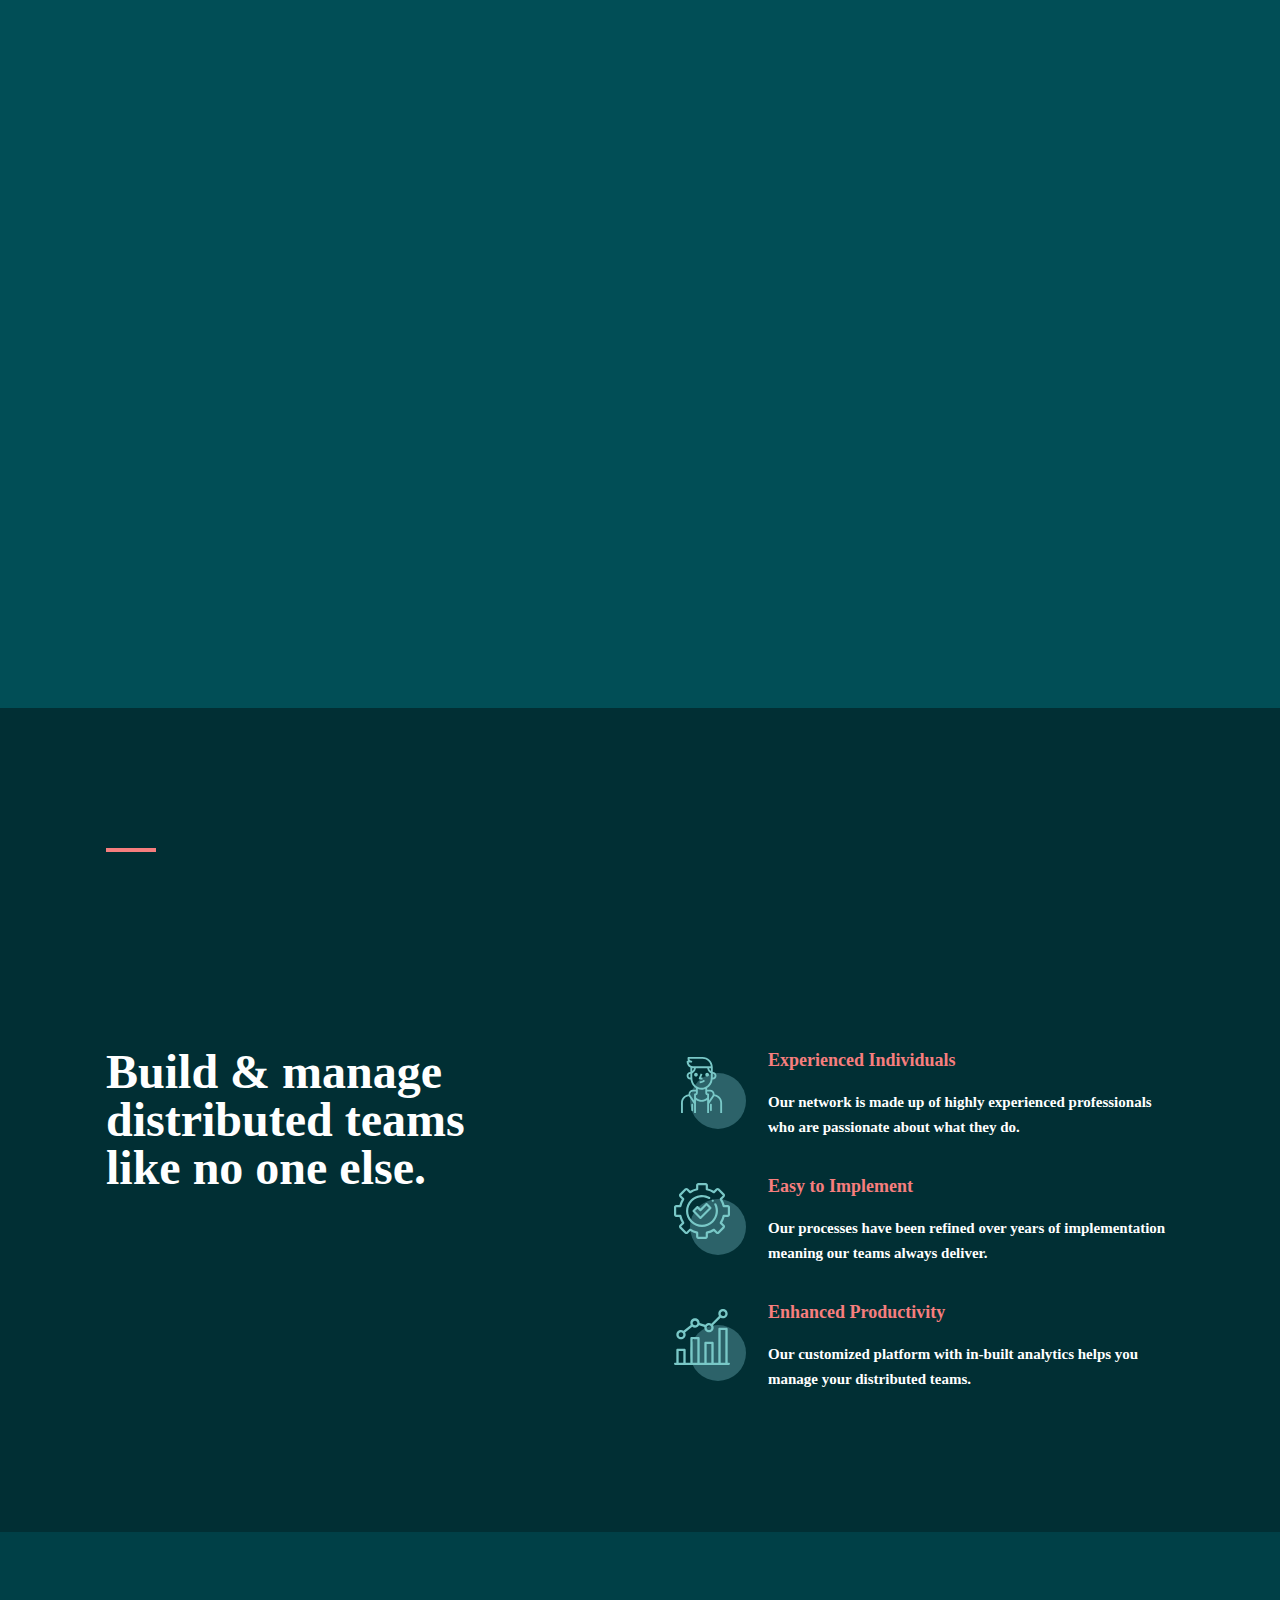
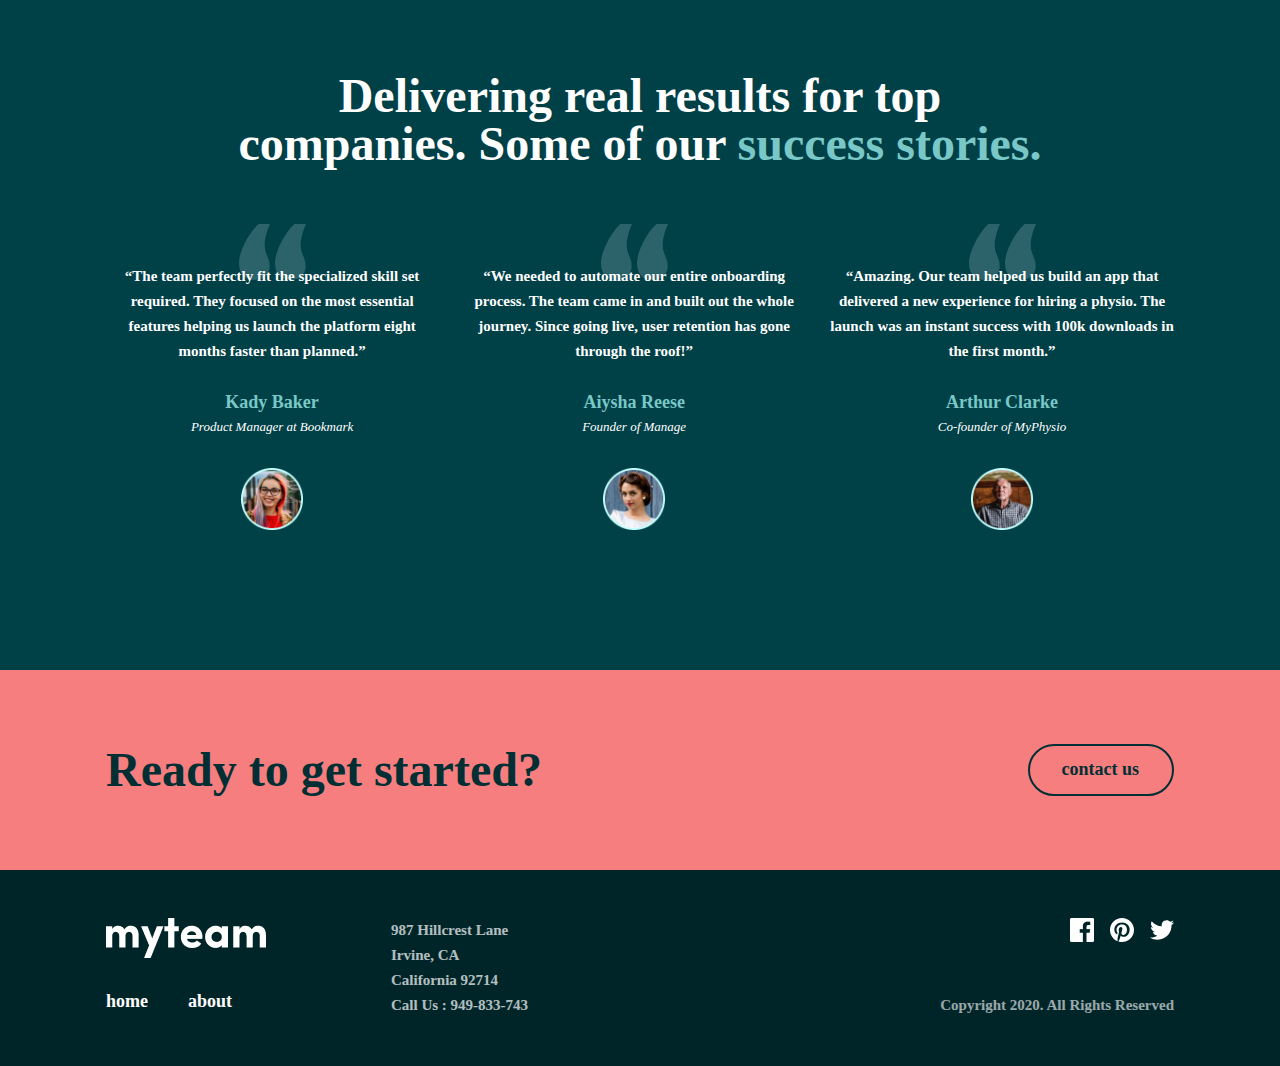
<file: index.html>
<!DOCTYPE html>
<html lang="en">
<head>
    <meta charset="UTF-8">
    <meta name="viewport" content="width=device-width, initial-scale=1.0">
    <title>Document</title>
    <link rel="stylesheet" href="./css/main.min.css">
</head>
<body>  
    <header class="header">
        <div class="container">
            <nav class="navbar">
                <div class="collection">
                    <div class="logo">
                        <div class="logo__img">
                            <img src="./assets/images/myteam.png" alt="">
                        </div>
                        <div class="navbar__home">
                            <ul>
                                <li class="">Home</li>
                                <li class="">
                                    <a href="./part/part__about/about.html">about</a>
                                </li>
                            </ul>
                        </div>
                    </div>
                    <div class="buttons">
                        <div class="navbar__btn">
                            <button class="btn">
                                <a href="./part/part__contact/contact.html">contact us</a>
                            </button>
                        </div>
                        <div class="show__sidebar">
                            <button onclick="showSidebar()" href=""> 
                                <svg xmlns="http://www.w3.org/2000/svg" height="24px" viewBox="0 -960 960 960" width="24px" fill="#5f6368"><path d="M120-240v-80h720v80H120Zm0-200v-80h720v80H120Zm0-200v-80h720v80H120Z"/></svg>
                            </button>
                        </div>
                        <div class="sidebar">
                            <button onclick="hideSidebar()" class="hide">
                                <svg xmlns="http://www.w3.org/2000/svg" height="24px" viewBox="0 -960 960 960" width="24px" fill="#5f6368"><path d="m256-200-56-56 224-224-224-224 56-56 224 224 224-224 56 56-224 224 224 224-56 56-224-224-224 224Z"/></svg>
                            </button>
                            <ul>
                                <li>Home</li>
                                <li><a href="./part/part__about/about.html">about</a></li>
                            </ul>
                            <button class="sidebar__btn">
                                <a href="./part/part__contact/contact.html">contact us</a>
                            </button>
                            
                        </div>
                    </div>
                </div>
                <div class="title">
                    <div class="heading">
                        <h2>Find the best <span>talent</span> </h2>
                    </div>
                    <div class="parapgraph">
                        <div class="horizont"></div>
                        <div class="text">
                            <p>Finding the right people and building high performing teams can be hard. Most companies aren’t tapping into the abundance of global talent. We’re about to change that.</p>
                        </div>
                    </div>
                </div>
            </nav>
        </div>
    </header>    
    
    <main>
        <section class="hero">
            <div class="container">
                <div class="hero__body">
                    <div class="rectangle"></div>
                    <div class="wrapper">
                        <div class="hero__heading">
                            <h2>Build & manage distributed teams like no one else.</h2>
                        </div>
                        <div class="hero__collection">
                            <div class="hero__item">
                                <div class="hero__img">
                                    <img src="./assets/images/boy.svg" alt="">
                                </div>
                                <div class="hero__title">
                                    <p>Experienced Individuals</p>
                                    <span>Our network is made up of highly experienced professionals who are passionate about what they do.</span>
                                </div>
                            </div>
                            <div class="hero__item">
                                <div class="hero__img">
                                    <img src="./assets/images/settings.svg" alt="">
                                </div>
                                <div class="hero__title">
                                    <p>Easy to Implement</p>
                                    <span>Our processes have been refined over years of implementation meaning our teams always deliver.</span>
                                </div>
                            </div>
                            <div class="hero__item">
                                <div class="hero__img">
                                    <img src="./assets/images/Group 13.svg" alt="">
                                </div>
                                <div class="hero__title">
                                    <p>Enhanced Productivity</p>
                                    <span>Our customized platform with in-built analytics helps you manage your distributed teams.</span>
                                </div>
                            </div>
                        </div>
                    </div>
                </div>
            </div>
        </section>
        <section class="deliver">
            <div class="container">
                <div class="deliver__body">
                    <div class="deliver__heading">
                        <h2>Delivering real results for top companies. Some of our <span>success stories.</span></h2>
                    </div>
                    <div class="deliver__collection">
                        <div class="deliver__item">
                            <div class="twin__img">
                                <img src="./assets/images/twin.svg" alt="">
                            </div>
                            <div class="title">
                                <p> “The team perfectly fit the specialized skill set required. They focused on the most essential features helping us launch the platform eight months faster than planned.”</p>
                                <a href="#">Kady Baker</a>
                                <span>Product Manager at Bookmark</span>
                            </div>
                            <div class="person__img">
                                <img src="./assets/images/kady.png" alt="">
                            </div>
                        </div>
                        <div class="deliver__item">
                            <div class="twin__img">
                                <img src="./assets/images/twin.svg" alt="">
                            </div>
                            <div class="title">
                                <p>“We needed to automate our entire onboarding process. The team came in and built out the whole journey. Since going live, user retention has gone through the roof!”</p>
                                <a href="#">Aiysha Reese</a>
                                <span>Founder of Manage</span>
                            </div>
                            <div class="person__img">
                                <img src="./assets/images/aisha.png" alt="">
                            </div>
                        </div>
                        <div class="deliver__item">
                            <div class="twin__img">
                                <img src="./assets/images/twin.svg" alt="">
                            </div>
                            <div class="title">
                                <p>“Amazing. Our team helped us build an app that delivered a new experience for hiring a physio. The launch was an instant success with 100k downloads in the first month.”</p>
                                <a href="#">Arthur Clarke</a>
                                <span>Co-founder of MyPhysio</span>
                            </div>
                            <div class="person__img">
                                <img src="./assets/images/arthur.png" alt="">
                            </div>
                        </div>
                    </div>
                </div>
            </div>
        </section>
        <section class="link">
            <div class="container">
                <div class="link__body">
                    <div class="text">
                        <p>Ready to get started?</p>
                    </div>
                    <div class="link__btn">
                        <button>
                            <a href="./part/part__contact/contact.html">contact us</a>
                        </button>
                    </div>
                </div>
            </div>
        </section>
    </main>

    <footer class="footer">
        <div class="container">
            <div class="footer__body">
                <div class="footer__title">
                    <div class="logos">
                        <div class="logo">
                            <img src="./assets/images/myteam.png" alt="">
                        </div>
                        <div class="collection">
                            <ul>
                                <li>home</li>
                                <li>
                                    <a href="./part/part2/part2.html">about</a>
                                </li>
                            </ul>
                        </div>
                    </div>
                    <div class="text">
                        <ul>
                            <li>987  Hillcrest Lane</li>
                            <li>Irvine, CA</li>
                            <li>California 92714</li>
                            <li>Call Us : 949-833-743</li>
                        </ul>
                    </div>
                </div>
                <div class="icons">
                    <div class="iconka">
                        <img src="./assets/images/facebook.png" alt="">
                        <img src="./assets/images/2.svg" alt="">
                        <img src="./assets/images/twitter.svg" alt="">
                    </div>
                    <div class="parapgraph">
                        <p>Copyright 2020. All Rights Reserved</p>
                    </div>
                </div>
            </div>
        </div>
    </footer>


    <script>
        function showSidebar(){
            const sidebar = document.querySelector('.sidebar')
            sidebar.style.display = 'flex'
        }
        function hideSidebar(){
            const sidebar = document.querySelector('.sidebar')
            sidebar.style.display = 'none'
        }
    </script>

</body>
</html>
</file>
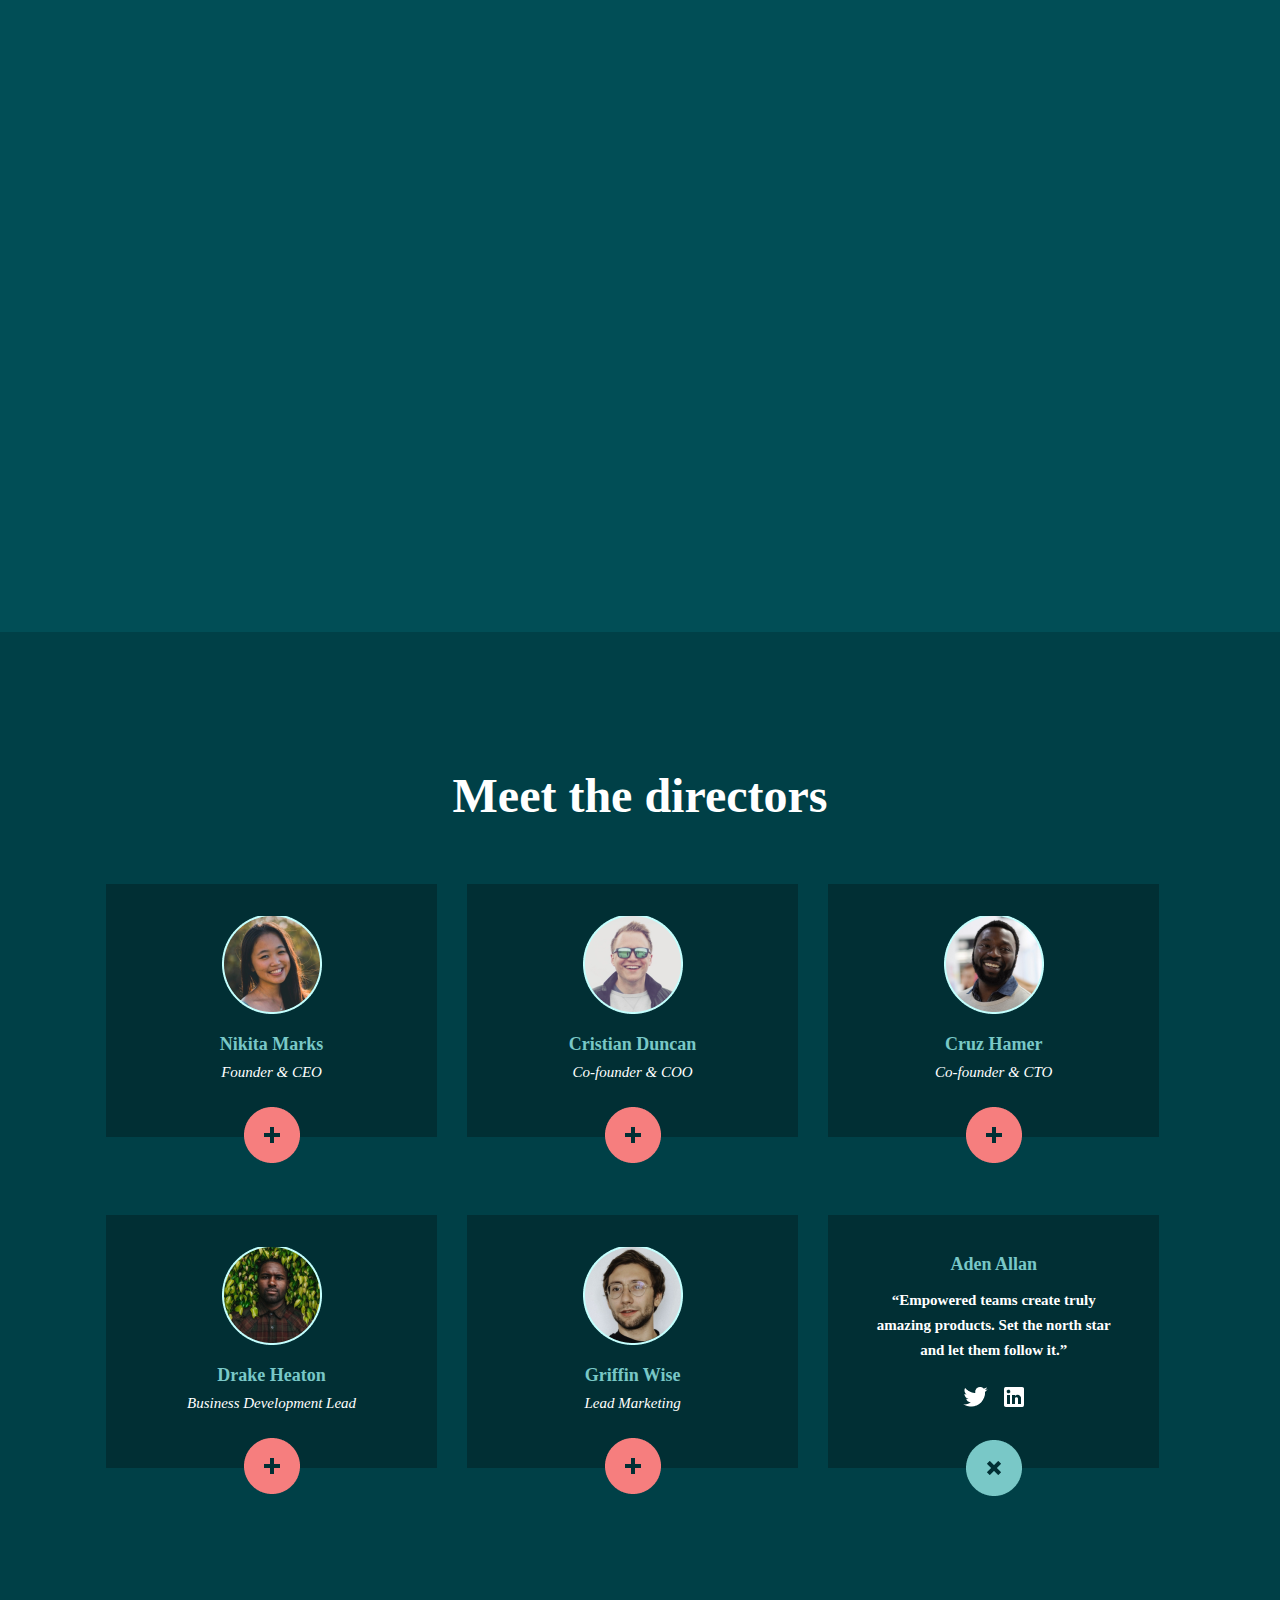
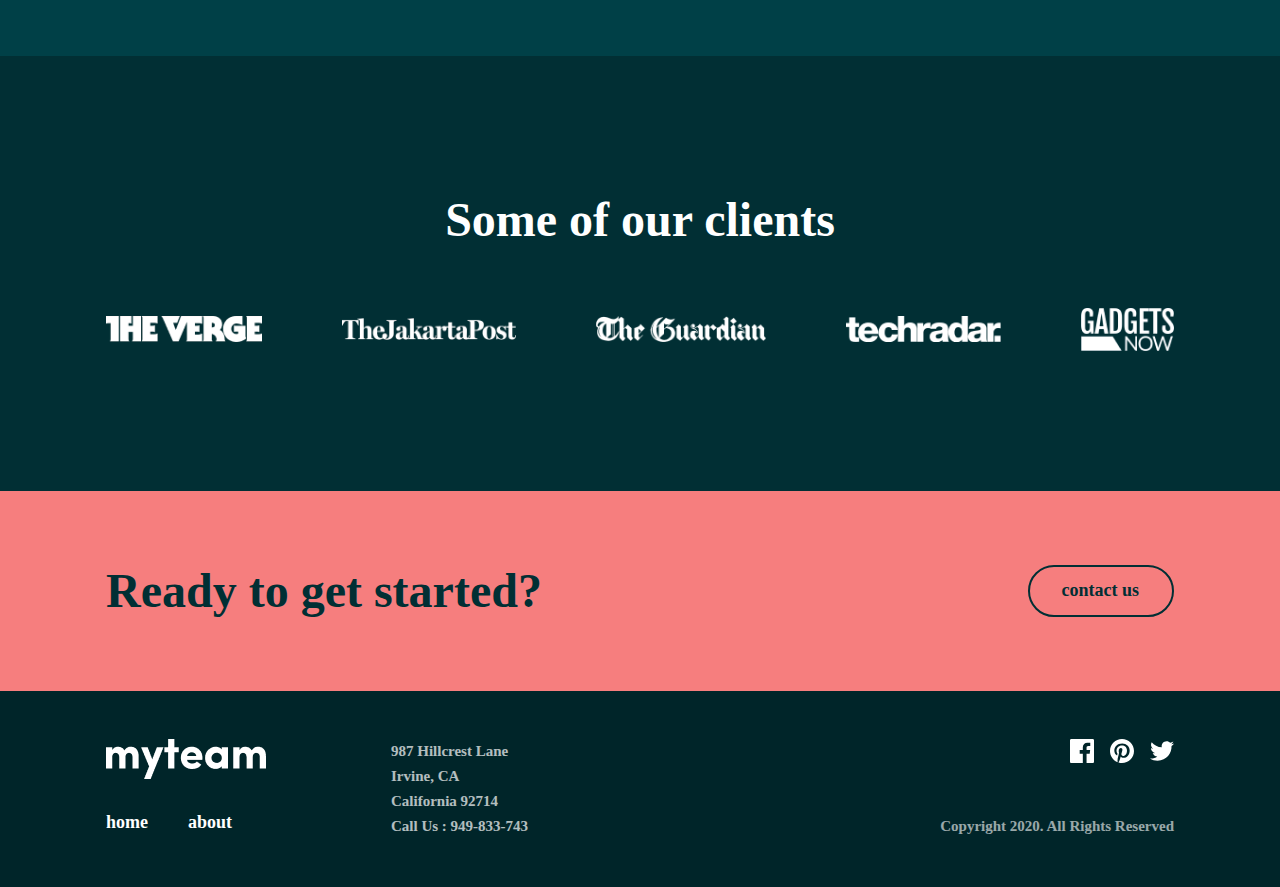
<file: part/part__about/about.html>
<!DOCTYPE html>
<html lang="en">
<head>
    <meta charset="UTF-8">
    <meta name="viewport" content="width=device-width, initial-scale=1.0">
    <title>Document</title>
    <link rel="stylesheet" href="./css/main.min.css">
</head>
<body>
    <header class="header">
        <div class="container">
            <nav class="navbar">
                <div class="collection">
                    <div class="logo">
                        <div class="logo__img">
                            <img src="./assets/myteam 2.png" alt="">
                        </div>
                        <div class="navbar__home">
                            <ul>
                                <li class="">
                                    <a href="../../index.html">Home</a>
                                </li>
                                <li class="">about</li>
                            </ul>
                        </div>
                    </div>
                    <div class="buttons">
                        <div class="navbar__btn">
                            <button class="btn">
                                <a href="..//part__contact/contact.html">contact us</a>
                            </button>
                        </div>
                        <div class="show__sidebar">
                            <button onclick="showSidebar()" href=""> 
                                <svg xmlns="http://www.w3.org/2000/svg" height="24px" viewBox="0 -960 960 960" width="24px" fill="#5f6368"><path d="M120-240v-80h720v80H120Zm0-200v-80h720v80H120Zm0-200v-80h720v80H120Z"/></svg>
                            </button>
                        </div>
                        <div class="sidebar">
                            <button onclick="hideSidebar()" class="hide">
                                <svg xmlns="http://www.w3.org/2000/svg" height="24px" viewBox="0 -960 960 960" width="24px" fill="#5f6368"><path d="m256-200-56-56 224-224-224-224 56-56 224 224 224-224 56 56-224 224 224 224-56 56-224-224-224 224Z"/></svg>
                            </button>
                            <ul>
                                <li>
                                    <a href="">Home</a>
                                </li>
                                <li><a href="">about</a></li>
                            </ul>
                            <button class="sidebar__btn">
                                <a href="..//part__contact/contact.html">contact us</a>
                            </button>
                            
                        </div>
                    </div>
                </div>
                <div class="title">
                    <div class="heading">
                        <h2>About</h2>
                    </div>
                    <div class="parapgraph">
                        <div class="horizont"></div>
                        <div class="text">
                            <p>We help companies build dynamic teams made up of top global talent. Using our network of passionate professionals we drive innovation and deliver incredible outcomes. Talented, diverse teams shape the best products and experiences. We’ll bring those teams to you.</p>
                        </div>
                    </div>
                </div>
            </nav>
        </div>
    </header> 

    <main>
        <section class="card">
            <div class="container">
                <div class="card__body">
                    <div class="heading">
                        <h2>Meet the directors</h2>
                    </div>
                    <div class="cards">
                        <div class="wrapper">
                            <div class="collection">
                                <div class="person">
                                    <img src="./assets/nikita.png" alt="">
                                </div>
                                <div class="names">
                                    <p>Nikita Marks</p>
                                    <i>Founder & CEO</i>
                                </div>
                                <div class="icons">
                                    <img src="./assets/icons.png" alt="">
                                </div>
                            </div>
                            <div class="collection">
                                <div class="person">
                                    <img src="./assets/cristian.png" alt="">
                                </div>
                                <div class="names">
                                    <p>Cristian Duncan</p>
                                    <i>Co-founder & COO</i>
                                </div>
                                <div class="icons">
                                    <img src="./assets/icons.png" alt="">
                                </div>
                            </div>
                            <div class="collection">
                                <div class="person">
                                    <img src="./assets/cruz.png" alt="">
                                </div>
                                <div class="names">
                                    <p>Cruz Hamer</p>
                                    <i>Co-founder & CTO</i>
                                </div>
                                <div class="icons">
                                    <img src="./assets/icons.png" alt="">
                                </div>
                            </div>
                            <div class="collection">
                                <div class="person">
                                    <img src="./assets/drak.png" alt="">
                                </div>
                                <div class="names">
                                    <p>Drake Heaton</p>
                                    <i>Business Development Lead</i>
                                </div>
                                <div class="icons">
                                    <img src="./assets/icons.png" alt="">
                                </div>
                            </div>
                            <div class="collection">
                                <div class="person">
                                    <img src="./assets/griffin.png" alt="">
                                </div>
                                <div class="names">
                                    <p>Griffin Wise</p>
                                    <i>Lead Marketing</i>
                                </div>
                                <div class="icons">
                                    <img src="./assets/icons.png" alt="">
                                </div>
                            </div>
                            <div class="collection">
                                <div class="names">
                                    <p class="allan">Aden Allan</p>
                                    <span>“Empowered teams create truly amazing products. Set the north star and let them follow it.”</span>
                                </div>
                                <div class="twitter__icons">
                                    <img src="./assets/twww.png" alt="">
                                    <img src="./assets/in.png" alt="">
                                </div>
                                <div class="icons">
                                    <img src="./assets/icons2.png" alt="">
                                </div>
                            </div>
                        </div>
                    </div>
                </div>
            </div>
        </section>
        <section class="client"> 
            <div class="container">
                <div class="client__body">
                    <div class="heading">
                        <h2>Some of our clients</h2>
                    </div>
                    <div class="carusel">
                        <div class="images">
                            <img src="./assets/vergeee.png" alt="">
                        </div>
                        <div class="images">
                            <img src="./assets/jakarta.png" alt="">
                        </div>
                        <div class="images">
                            <img src="./assets/guardian.png" alt="">
                        </div>
                        <div class="images">
                            <img src="./assets/tech.png" alt="">
                        </div>
                        <div class="images">
                            <img src="./assets/gadget.png" alt="">
                        </div>
                    </div>
                </div>
            </div>
        </section>
        <section class="link">
            <div class="container">
                <div class="link__body">
                    <div class="text">
                        <p>Ready to get started?</p>
                    </div>
                    <div class="link__btn">
                        <button>
                            <a href="..//part__contact/contact.html">contact us</a>
                        </button>
                    </div>
                </div>
            </div>
        </section>
    </main>

    <footer class="footer">
        <div class="container">
            <div class="footer__body">
                <div class="footer__title">
                    <div class="logos">
                        <div class="logo">
                            <img src="./assets/myteam 2.png" alt="">
                        </div>
                        <div class="collection">
                            <ul>
                                <li>home</li>
                                <li>
                                    <a href="./part/part2/part2.html">about</a>
                                </li>
                            </ul>
                        </div>
                    </div>
                    <div class="text">
                        <ul>
                            <li>987  Hillcrest Lane</li>
                            <li>Irvine, CA</li>
                            <li>California 92714</li>
                            <li>Call Us : 949-833-743</li>
                        </ul>
                    </div>
                </div>
                <div class="icons">
                    <div class="iconka">
                        <img src="./assets/facebo.svg" alt="">
                        <img src="./assets/pinterest-logo (1).svg" alt="">
                        <img src="./assets/twitter-logo (1).svg" alt="">
                    </div>
                    <div class="parapgraph">
                        <p>Copyright 2020. All Rights Reserved</p>
                    </div>
                </div>
            </div>
        </div>
    </footer>



    <script>
        function showSidebar(){
            const sidebar = document.querySelector('.sidebar')
            sidebar.style.display = 'flex'
        }
        function hideSidebar(){
            const sidebar = document.querySelector('.sidebar')
            sidebar.style.display = 'none'
        }
    </script>


</body>
</html>
</file>
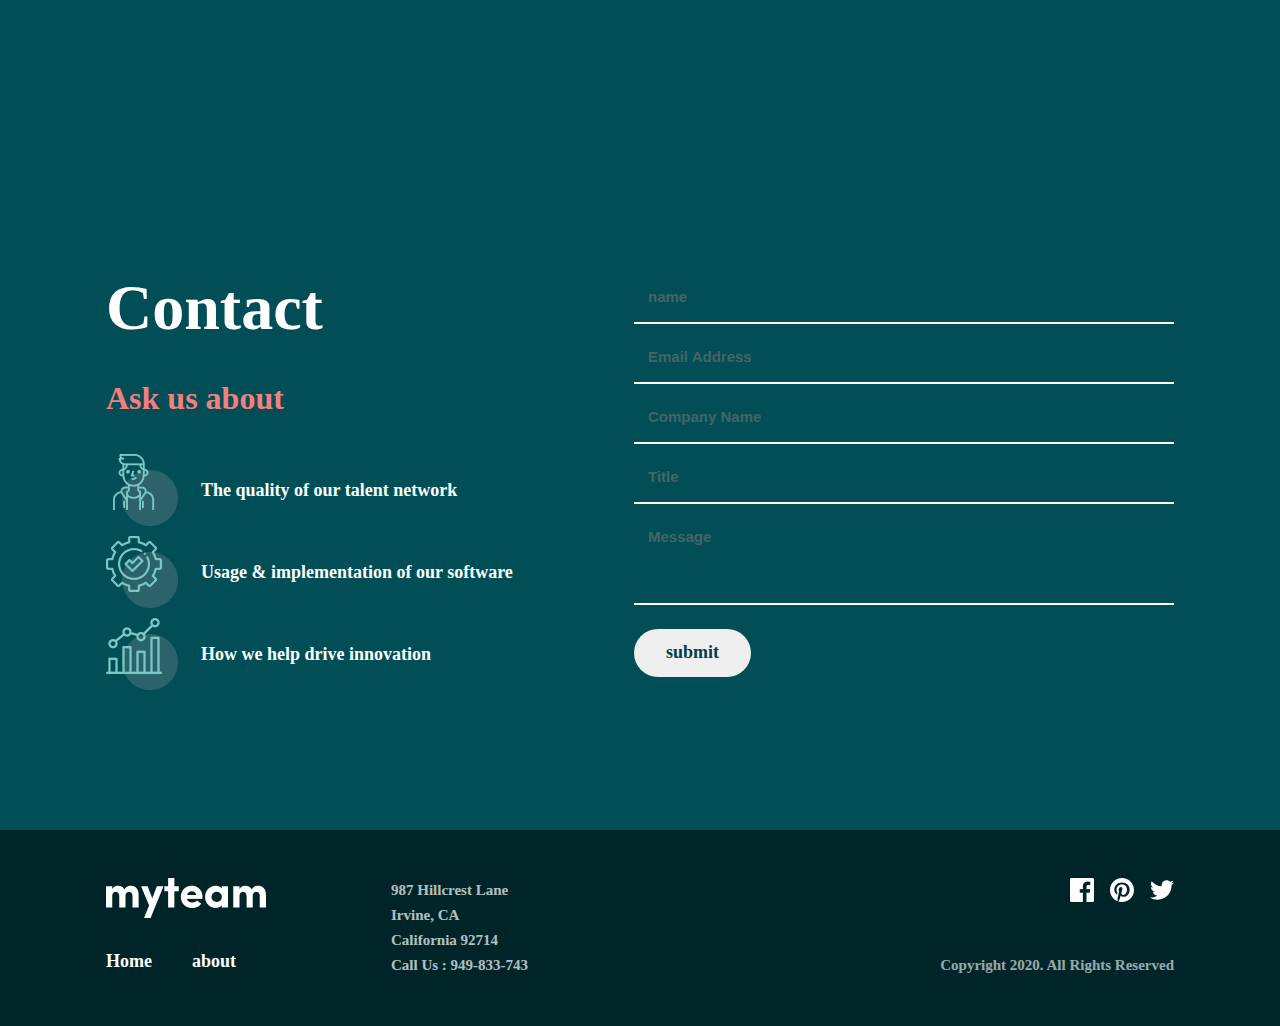
<file: part/part__contact/contact.html>
<!DOCTYPE html>
<html lang="en">
<head>
    <meta charset="UTF-8">
    <meta name="viewport" content="width=device-width, initial-scale=1.0">
    <title>Document</title>
    <link rel="stylesheet" href="./css/main3.min.css">
</head>
<body>
    <header class="header">
        <div class="container">
            <nav class="navbar">
                <div class="collection">
                    <div class="logo">
                        <div class="logo__img">
                            <img src="./assets/myteam.png" alt="">
                        </div>
                        <div class="navbar__home">
                            <ul>
                                <li class="">
                                    <a href="../../index.html">Home</a>
                                </li>
                                <li class="">
                                    <a href="../part__about/about.html">about</a>
                                </li>
                            </ul>
                        </div>
                    </div>
                    <div class="buttons">
                        <div class="navbar__btn">
                            <button class="btn">
                                <a href="#">contact us</a>
                            </button>
                        </div>
                        <div class="show__sidebar">
                            <button onclick="showSidebar()" href=""> 
                                <svg xmlns="http://www.w3.org/2000/svg" height="24px" viewBox="0 -960 960 960" width="24px" fill="#5f6368"><path d="M120-240v-80h720v80H120Zm0-200v-80h720v80H120Zm0-200v-80h720v80H120Z"/></svg>
                            </button>
                        </div>
                        <div class="sidebar">
                            <button onclick="hideSidebar()" class="hide">
                                <svg xmlns="http://www.w3.org/2000/svg" height="24px" viewBox="0 -960 960 960" width="24px" fill="#5f6368"><path d="m256-200-56-56 224-224-224-224 56-56 224 224 224-224 56 56-224 224 224 224-56 56-224-224-224 224Z"/></svg>
                            </button>
                            <ul>
                                <li><a href="../../index.html">Home</a></li>
                                <li><a href="../part__about/about.html">about</a></li>
                            </ul>
                            <button class="sidebar__btn">
                                <a href="#">contact us</a>
                            </button>
                            
                        </div>
                    </div>
                </div>
                <div class="title">
                    <div class="heading">
                        <div class="head">
                            <h2>Contact</h2>
                            <span>Ask us about</span>
                        </div>
                        <div class="quality">
                            <div class="collections">
                                <div class="images">
                                    <img src="./assets/boy.png" alt="">
                                </div>
                                <div class="text">
                                    <p>The quality of our talent network</p>
                                </div>
                            </div>
                            <div class="collections">
                                <div class="images">
                                    <img src="./assets/settings.png" alt="">
                                </div>
                                <div class="text">
                                    <p>Usage & implementation of our software</p>
                                </div>
                            </div>
                            <div class="collections">
                                <div class="images">
                                    <img src="./assets/3.png" alt="">
                                </div>
                                <div class="text">
                                    <p>How we help drive innovation</p>
                                </div>
                            </div>
                        </div>
                    </div>
                    <div class="addresses">
                        <div class="inputs">
                            <div class="names">
                                <input type="text" placeholder="name">
                            </div>
                            <div class="names">
                                <input type="text" placeholder="Email Address">
                            </div>
                            <div class="names">
                                <input type="text" placeholder="Company Name">
                            </div>
                            <div class="names">
                                <input type="text" placeholder="Title">
                            </div>
                            <div class="names message">
                                <input type="text" placeholder="Message">
                            </div>
                        </div>
                        <div class="address__btn">
                            <button>submit</button>
                        </div>
                    </div>
                </div>  
            </nav>
        </div>
    </header>     

    <footer class="footer">
        <div class="container">
            <div class="footer__body">
                <div class="footer__title">
                    <div class="logos">
                        <div class="logo">
                            <img src="./assets/myteam.png" alt="">
                        </div>
                        <div class="collection">
                            <ul>
                                <li>
                                    <a href="#">Home</a>
                                </li>
                                <li>
                                    <a href="#">about</a>
                                </li>
                            </ul>
                        </div>
                    </div>
                    <div class="text">
                        <ul>
                            <li>987  Hillcrest Lane</li>
                            <li>Irvine, CA</li>
                            <li>California 92714</li>
                            <li>Call Us : 949-833-743</li>
                        </ul>
                    </div>
                </div>
                <div class="icons">
                    <div class="iconka">
                        <img src="./assets/facee.png" alt="">
                        <img src="./assets/pinterest-logo (1).svg" alt="">
                        <img src="./assets/twitter-logo (1).svg" alt="">
                    </div>
                    <div class="parapgraph">
                        <p>Copyright 2020. All Rights Reserved</p>
                    </div>
                </div>
            </div>
        </div>
    </footer>




    <script>
        function showSidebar(){
            const sidebar = document.querySelector('.sidebar')
            sidebar.style.display = 'flex'
        }
        function hideSidebar(){
            const sidebar = document.querySelector('.sidebar')
            sidebar.style.display = 'none'
        }
    </script>

</body>
</html>
</file>
<file: css/main.min.css>
*{padding:0;margin:0;box-sizing:border-box}.container{width:100%;max-width:1100px;margin:0 auto;padding:0 16px}a{color:inherit;text-decoration:none}.header{width:100%;background:#014e56}.navbar{display:flex;flex-direction:column;gap:129px}.navbar .collection{display:flex;align-items:center;justify-content:space-between;margin-top:77px}.navbar .collection .logo{display:flex;align-items:center;gap:80px}.navbar .collection .logo .logo__img{display:flex;align-items:center}.navbar .collection .logo .logo__img img{opacity:0;animation:slideLeft .5s ease forwards}.navbar .collection .logo .navbar__home{display:flex}.navbar .collection .logo .navbar__home ul{display:flex;gap:40px;list-style:none}.navbar .collection .logo .navbar__home ul li{font-family:Livvic;font-size:18px;font-weight:600;line-height:28px;color:#fff;transition:.7s;opacity:0;animation:slideLeft 1s ease forwards}.navbar .collection .logo .navbar__home ul li:hover{cursor:pointer;color:sienna}.navbar .collection .logo .navbar__home ul li a{color:#fff;text-decoration:none;transition:.7s}.navbar .collection .logo .navbar__home ul li a:hover{color:sienna}.navbar .collection .buttons{display:flex}.navbar .collection .buttons .navbar__btn{display:flex;opacity:0;animation:slideRight 1.3s ease forwards}.navbar .collection .buttons .navbar__btn button{padding:9px 33px 11px;background:rgba(0,0,0,0);border:2px solid #fff;border-radius:40px;font-family:Livvic;font-size:18px;font-weight:600;line-height:28px;color:#fff;transition:.7s}.navbar .collection .buttons .navbar__btn button:hover{cursor:pointer;color:sienna;border:2px solid sienna;box-shadow:0 0 30px sienna}.navbar .collection .buttons .show__sidebar{display:none}.navbar .collection .buttons .show__sidebar button{border:none;width:100%;height:25px}.navbar .collection .buttons .show__sidebar button:hover{cursor:pointer}.navbar .collection .buttons .sidebar{display:none;flex-direction:column;align-items:flex-start;justify-content:flex-start;position:fixed;top:0;right:0;height:100vh;width:250px;z-index:999;-webkit-backdrop-filter:blur(100px);backdrop-filter:blur(100px);background:#2c6269;box-shadow:-10px 0 10px #000;gap:15px;padding:10px 20px}.navbar .collection .buttons .sidebar .hide{display:flex;border:none;padding:2px;background:rgba(0,0,0,0);color:#fff;transition:.7s}.navbar .collection .buttons .sidebar .hide:hover{cursor:pointer;background:#8b4513}.navbar .collection .buttons .sidebar ul{display:flex;flex-direction:column;gap:15px;list-style:none}.navbar .collection .buttons .sidebar ul li{width:100%;color:#fff;transition:.7s}.navbar .collection .buttons .sidebar ul li:hover{cursor:pointer;color:sienna}.navbar .collection .buttons .sidebar .sidebar__btn{display:flex;padding:6px;border-radius:30px;border:2px solid #fff;background:rgba(0,0,0,0);color:#fff;transition:.7s}.navbar .collection .buttons .sidebar .sidebar__btn:hover{cursor:pointer;color:sienna;border:2px solid sienna;box-shadow:0 0 20px}.navbar .title{display:flex;align-items:center;justify-content:space-between;margin-bottom:250px}.navbar .title .heading{display:flex;width:539px}.navbar .title .heading h2{font-family:Livvic;font-size:100px;font-weight:700;line-height:100px;color:#fff;opacity:0;animation:slideLeft 1.5s ease forwards}.navbar .title .heading h2 span{color:#f67e7e}.navbar .title .parapgraph{width:445px;display:flex;flex-direction:column;gap:79px;opacity:0;animation:slideRight 2s ease forwards}.navbar .title .parapgraph .horizont{display:flex}.navbar .title .parapgraph .horizont:before{content:"";position:absolute;width:50px;height:4px;background:#79c8c7}.navbar .title .parapgraph .text{display:flex}.navbar .title .parapgraph .text p{font-family:Livvic;font-size:18px;font-weight:600;line-height:28px;color:#fff}@keyframes slideRight{0%{transform:translateX(-500px);opacity:0}100%{transform:translateX(0);opacity:1}}@keyframes slideTop{0%{transform:translateY(-200px);opacity:0}100%{transform:translateY(0);opacity:1}}@keyframes slideLeft{0%{transform:translateX(500px);opacity:0}100%{transform:translateX(0);opacity:1}}@keyframes slideBottom{0%{transform:translateY(200px);opacity:0}100%{transform:translateY(0);opacity:1}}@media(max-width: 950px){.navbar{display:flex;flex-direction:column;gap:100px}.navbar .collection{display:flex;align-items:center;justify-content:space-between;margin-top:77px}.navbar .collection .logo{display:flex;align-items:center;gap:80px}.navbar .collection .logo .logo__img{display:flex;align-items:center}.navbar .collection .logo .navbar__home{display:flex}.navbar .collection .logo .navbar__home ul{display:flex;gap:40px;list-style:none}.navbar .collection .logo .navbar__home ul li{font-family:Livvic;font-size:18px;font-weight:600;line-height:28px;color:#fff;transition:.7s}.navbar .collection .logo .navbar__home ul li:hover{cursor:pointer;color:sienna}.navbar .collection .buttons{display:flex}.navbar .collection .buttons .navbar__btn{display:flex}.navbar .collection .buttons .navbar__btn button{padding:9px 33px 11px;background:rgba(0,0,0,0);border:1px solid #fff;border-radius:40px;font-family:Livvic;font-size:18px;font-weight:600;line-height:28px;color:#fff;transition:.7s}.navbar .collection .buttons .navbar__btn button:hover{cursor:pointer;color:sienna;box-shadow:0 0 20px sienna;border:sienna}.navbar .title{display:flex;align-items:center;justify-content:space-between;margin-bottom:250px}.navbar .title .heading{display:flex;width:399px}.navbar .title .heading h2{font-family:Livvic;font-size:75px;font-weight:700;line-height:100px;color:#fff}.navbar .title .heading h2 span{color:#f67e7e}.navbar .title .parapgraph{width:345px;display:flex;flex-direction:column;gap:30px}.navbar .title .parapgraph .horizont{display:flex}.navbar .title .parapgraph .text{display:flex}.navbar .title .parapgraph .text p{font-family:Livvic;font-size:16px;font-weight:600;line-height:28px;color:#fff}}@media(max-width: 768px){.navbar{display:flex;flex-direction:column;gap:100px}.navbar .collection{display:flex;align-items:center;justify-content:space-between;margin-top:77px}.navbar .collection .logo{display:flex;align-items:center;gap:80px}.navbar .collection .logo .logo__img{display:flex;align-items:center}.navbar .collection .logo .navbar__home{display:flex}.navbar .collection .logo .navbar__home ul{display:flex;gap:40px;list-style:none}.navbar .collection .logo .navbar__home ul li{font-family:Livvic;font-size:18px;font-weight:600;line-height:28px;color:#fff;transition:.7s}.navbar .collection .logo .navbar__home ul li:hover{cursor:pointer;color:sienna}.navbar .collection .buttons{display:flex}.navbar .collection .buttons .navbar__btn{display:flex}.navbar .collection .buttons .navbar__btn button{padding:9px 33px 11px;background:rgba(0,0,0,0);border:1px solid #fff;border-radius:40px;font-family:Livvic;font-size:18px;font-weight:600;line-height:28px;color:#fff;transition:.7s}.navbar .collection .buttons .navbar__btn button:hover{cursor:pointer;color:sienna;box-shadow:0 0 20px sienna;border:sienna}.navbar .title{display:flex;flex-direction:column;align-items:center;margin-bottom:250px;gap:24px}.navbar .title .heading{display:flex}.navbar .title .heading h2{font-family:Livvic;font-size:64px;font-weight:700;text-align:center;align-items:center;justify-content:center;line-height:56px;color:#fff}.navbar .title .heading h2 span{color:#f67e7e}.navbar .title .parapgraph{width:345px;display:flex;flex-direction:column;gap:30px}.navbar .title .parapgraph .horizont{display:none}.navbar .title .parapgraph .text{display:flex}.navbar .title .parapgraph .text p{font-family:Livvic;font-size:15px;font-weight:600;text-align:center;line-height:28px;color:#fff}}@media(max-width: 594px){.navbar{display:flex;flex-direction:column;gap:80px}.navbar .collection{display:flex;align-items:center;justify-content:space-between;margin-top:77px}.navbar .collection .logo{display:flex;align-items:center;gap:80px}.navbar .collection .logo .logo__img{display:flex;align-items:center}.navbar .collection .logo .navbar__home{display:flex}.navbar .collection .logo .navbar__home ul{display:none;gap:40px;list-style:none}.navbar .collection .logo .navbar__home ul li{font-family:Livvic;font-size:18px;font-weight:600;line-height:28px;color:#fff;transition:.7s}.navbar .collection .logo .navbar__home ul li:hover{cursor:pointer;color:sienna}.navbar .collection .buttons{display:flex}.navbar .collection .buttons .navbar__btn{display:none}.navbar .collection .buttons .navbar__btn button{padding:9px 33px 11px;background:rgba(0,0,0,0);border:1px solid #fff;border-radius:40px;font-family:Livvic;font-size:18px;font-weight:600;line-height:28px;color:#fff;transition:.7s}.navbar .collection .buttons .navbar__btn button:hover{cursor:pointer;color:sienna;box-shadow:0 0 20px sienna;border:sienna}.navbar .collection .buttons .show__sidebar{display:flex}.navbar .title{display:flex;flex-direction:column;align-items:center;margin-bottom:250px;gap:24px}.navbar .title .heading{display:flex}.navbar .title .heading h2{font-family:Livvic;font-size:64px;font-weight:700;text-align:center;align-items:center;justify-content:center;line-height:56px;color:#fff}.navbar .title .heading h2 span{color:#f67e7e}.navbar .title .parapgraph{width:345px;display:flex;flex-direction:column;gap:30px}.navbar .title .parapgraph .horizont{display:none}.navbar .title .parapgraph .text{display:flex}.navbar .title .parapgraph .text p{font-family:Livvic;font-size:15px;font-weight:600;text-align:center;line-height:28px;color:#fff}}@media(max-width: 410px){.navbar{display:flex;flex-direction:column;gap:80px}.navbar .collection{display:flex;align-items:center;justify-content:space-between;margin-top:77px}.navbar .collection .logo{display:flex;align-items:center;gap:80px}.navbar .collection .logo .logo__img{display:flex;align-items:center}.navbar .collection .logo .navbar__home{display:flex}.navbar .collection .logo .navbar__home ul{display:none;gap:40px;list-style:none}.navbar .collection .logo .navbar__home ul li{font-family:Livvic;font-size:18px;font-weight:600;line-height:28px;color:#fff;transition:.7s}.navbar .collection .logo .navbar__home ul li:hover{cursor:pointer;color:sienna}.navbar .collection .buttons{display:flex}.navbar .collection .buttons .navbar__btn{display:none}.navbar .collection .buttons .navbar__btn button{padding:9px 33px 11px;background:rgba(0,0,0,0);border:1px solid #fff;border-radius:40px;font-family:Livvic;font-size:18px;font-weight:600;line-height:28px;color:#fff;transition:.7s}.navbar .collection .buttons .navbar__btn button:hover{cursor:pointer;color:sienna;box-shadow:0 0 20px sienna;border:sienna}.navbar .title{display:flex;flex-direction:column;align-items:center;margin-bottom:150px;gap:24px}.navbar .title .heading{display:flex;justify-content:center;width:200px}.navbar .title .heading h2{font-family:Livvic;font-size:40px;font-weight:700;text-align:center;align-items:center;justify-content:center;line-height:40px;color:#fff}.navbar .title .heading h2 span{color:#f67e7e}.navbar .title .parapgraph{width:345px;display:flex;flex-direction:column;gap:30px}.navbar .title .parapgraph .horizont{display:none}.navbar .title .parapgraph .text{display:flex}.navbar .title .parapgraph .text p{font-family:Livvic;font-size:15px;font-weight:600;text-align:center;line-height:28px;color:#fff}}.hero{width:100%;background:#012f34}.hero__body{display:flex;flex-direction:column}.hero__body .rectangle{display:flex;margin-top:140px}.hero__body .rectangle:before{content:"";position:absolute;width:50px;height:4px;background:#f67e7e}.hero__body .wrapper{display:flex;align-items:center;justify-content:space-between;margin-bottom:140px}.hero__body .wrapper .hero__heading{display:flex;width:445px}.hero__body .wrapper .hero__heading h2{font-family:Livvic;font-size:48px;font-weight:700;line-height:48px;color:#fff}.hero__body .wrapper .hero__collection{display:flex;flex-direction:column;gap:32px;margin-top:198px}.hero__body .wrapper .hero__collection .hero__item{display:flex;align-items:center;gap:22px;width:500px}.hero__body .wrapper .hero__collection .hero__item .hero__img{display:flex}.hero__body .wrapper .hero__collection .hero__item .hero__title{display:flex;flex-direction:column;gap:16px}.hero__body .wrapper .hero__collection .hero__item .hero__title p{font-family:Livvic;font-size:18px;font-weight:700;line-height:28px;color:#f67e7e}.hero__body .wrapper .hero__collection .hero__item .hero__title span{font-family:Livvic;font-size:15px;font-weight:600;line-height:25px;color:#fff}@media(max-width: 950px){.hero__body{display:flex;flex-direction:column}.hero__body .rectangle{display:flex;margin-top:140px}.hero__body .wrapper{display:flex;align-items:center;justify-content:space-between;margin-bottom:140px}.hero__body .wrapper .hero__heading{display:flex;width:345px}.hero__body .wrapper .hero__heading h2{font-family:Livvic;font-size:38px;font-weight:700;line-height:48px;color:#fff}.hero__body .wrapper .hero__collection{display:flex;flex-direction:column;gap:32px;margin-top:198px}.hero__body .wrapper .hero__collection .hero__item{display:flex;align-items:center;gap:22px;width:420px}.hero__body .wrapper .hero__collection .hero__item .hero__img{display:flex}.hero__body .wrapper .hero__collection .hero__item .hero__title{display:flex;flex-direction:column;gap:16px}.hero__body .wrapper .hero__collection .hero__item .hero__title p{font-family:Livvic;font-size:18px;font-weight:700;line-height:28px;color:#f67e7e}.hero__body .wrapper .hero__collection .hero__item .hero__title span{font-family:Livvic;font-size:15px;font-weight:600;line-height:25px;color:#fff}}@media(max-width: 768px){.hero__body{display:flex;flex-direction:column}.hero__body .rectangle{display:flex;margin-top:100px}.hero__body .wrapper{display:flex;flex-direction:column;align-items:center;margin-bottom:140px;margin-top:20px}.hero__body .wrapper .hero__heading{display:flex;align-items:center;width:70%}.hero__body .wrapper .hero__heading h2{font-family:Livvic;font-size:32px;font-weight:700;line-height:32px;color:#fff}.hero__body .wrapper .hero__collection{display:flex;flex-direction:column;gap:32px;margin-top:64px;align-items:center}.hero__body .wrapper .hero__collection .hero__item{display:flex;align-items:center;gap:22px;width:90%}.hero__body .wrapper .hero__collection .hero__item .hero__img{display:flex}.hero__body .wrapper .hero__collection .hero__item .hero__title{display:flex;flex-direction:column;gap:16px}.hero__body .wrapper .hero__collection .hero__item .hero__title p{font-family:Livvic;font-size:18px;font-weight:700;line-height:28px;color:#f67e7e}.hero__body .wrapper .hero__collection .hero__item .hero__title span{font-family:Livvic;font-size:15px;font-weight:600;line-height:25px;color:#fff}}@media(max-width: 594px){.hero__body{display:flex;flex-direction:column}.hero__body .rectangle{display:flex;margin-top:100px}.hero__body .wrapper{display:flex;flex-direction:column;align-items:center;margin-bottom:80px;margin-top:20px}.hero__body .wrapper .hero__heading{display:flex;align-items:center;width:70%;padding-right:15%}.hero__body .wrapper .hero__heading h2{font-family:Livvic;font-size:32px;font-weight:700;line-height:32px;color:#fff}.hero__body .wrapper .hero__collection{display:flex;flex-direction:column;gap:32px;margin-top:64px;align-items:center}.hero__body .wrapper .hero__collection .hero__item{display:flex;flex-direction:column;justify-content:center;align-items:center;gap:22px;width:90%}.hero__body .wrapper .hero__collection .hero__item .hero__img{display:flex}.hero__body .wrapper .hero__collection .hero__item .hero__title{display:flex;flex-direction:column;gap:16px;text-align:center}.hero__body .wrapper .hero__collection .hero__item .hero__title p{font-family:Livvic;font-size:18px;font-weight:700;line-height:28px;color:#f67e7e}.hero__body .wrapper .hero__collection .hero__item .hero__title span{font-family:Livvic;font-size:15px;font-weight:600;line-height:25px;color:#fff}}.deliver{width:100%;background:#004047}.deliver__body{display:flex;flex-direction:column;gap:56px;text-align:center;align-items:center}.deliver__body .deliver__heading{margin-top:140px;width:77%;display:flex}.deliver__body .deliver__heading h2{font-family:Livvic;font-size:48px;font-weight:700;line-height:48px;text-align:center;color:#fff}.deliver__body .deliver__heading span{color:#79c8c7}.deliver__body .deliver__collection{display:flex;gap:30px}.deliver__body .deliver__collection .deliver__item{display:flex;flex-direction:column}.deliver__body .deliver__collection .deliver__item .twin__img{display:flex;justify-content:center}.deliver__body .deliver__collection .deliver__item .twin__img img{margin-bottom:-16px}.deliver__body .deliver__collection .deliver__item .title{display:flex;flex-direction:column}.deliver__body .deliver__collection .deliver__item .title p{font-family:Livvic;font-size:15px;font-weight:600;line-height:25px;text-align:center;color:#fff}.deliver__body .deliver__collection .deliver__item .title a{font-family:Livvic;font-size:18px;font-weight:700;line-height:28px;text-align:center;color:#79c8c7;margin-top:24px;margin-bottom:2px}.deliver__body .deliver__collection .deliver__item .title span{font-family:Livvic;font-size:13px;line-height:18px;text-align:center;color:#fff;font-style:italic;margin-bottom:32px}.deliver__body .deliver__collection .deliver__item .person__img{display:flex;justify-content:center}.deliver__body .deliver__collection .deliver__item .person__img img{display:flex;align-items:center;width:62px;margin-bottom:140px}@media(max-width: 950px){.deliver__body{display:flex;flex-direction:column;gap:56px;text-align:center;align-items:center}.deliver__body .deliver__heading{margin-top:140px;width:77%;display:flex}.deliver__body .deliver__heading h2{font-family:Livvic;font-size:38px;font-weight:700;line-height:48px;text-align:center;color:#fff}.deliver__body .deliver__heading span{color:#79c8c7}.deliver__body .deliver__collection{display:flex;gap:30px}.deliver__body .deliver__collection .deliver__item{display:flex;flex-direction:column}.deliver__body .deliver__collection .deliver__item .twin__img{display:flex;justify-content:center}.deliver__body .deliver__collection .deliver__item .twin__img img{margin-bottom:-16px}.deliver__body .deliver__collection .deliver__item .title{display:flex;flex-direction:column}.deliver__body .deliver__collection .deliver__item .title p{font-family:Livvic;font-size:15px;font-weight:600;line-height:25px;text-align:center;color:#fff}.deliver__body .deliver__collection .deliver__item .title a{font-family:Livvic;font-size:18px;font-weight:700;line-height:28px;text-align:center;color:#79c8c7;margin-top:24px;margin-bottom:2px}.deliver__body .deliver__collection .deliver__item .title span{font-family:Livvic;font-size:13px;line-height:18px;text-align:center;color:#fff;font-style:italic;margin-bottom:32px}.deliver__body .deliver__collection .deliver__item .person__img{display:flex;justify-content:center}.deliver__body .deliver__collection .deliver__item .person__img img{display:flex;align-items:center;width:62px}}@media(max-width: 768px){.deliver__body{display:flex;flex-direction:column;gap:56px;text-align:center;align-items:center}.deliver__body .deliver__heading{margin-top:140px;width:77%;display:flex}.deliver__body .deliver__heading h2{font-family:Livvic;font-size:32px;font-weight:700;line-height:32px;text-align:center;color:#fff}.deliver__body .deliver__heading span{color:#79c8c7}.deliver__body .deliver__collection{display:flex;flex-direction:column;margin-bottom:50px}.deliver__body .deliver__collection .deliver__item{display:flex;flex-direction:column;justify-content:center;align-items:center;padding:0 40px}.deliver__body .deliver__collection .deliver__item .twin__img{display:flex;align-items:center;justify-content:center}.deliver__body .deliver__collection .deliver__item .twin__img img{margin-bottom:-16px}.deliver__body .deliver__collection .deliver__item .title{display:flex;flex-direction:column}.deliver__body .deliver__collection .deliver__item .title p{font-family:Livvic;font-size:15px;font-weight:600;line-height:25px;text-align:center;color:#fff}.deliver__body .deliver__collection .deliver__item .title a{font-family:Livvic;font-size:18px;font-weight:700;line-height:28px;text-align:center;color:#79c8c7;margin-top:20px;margin-bottom:2px}.deliver__body .deliver__collection .deliver__item .title span{font-family:Livvic;font-size:13px;line-height:18px;text-align:center;color:#fff;font-style:italic;margin-bottom:26px}.deliver__body .deliver__collection .deliver__item .person__img{display:flex;justify-content:center}.deliver__body .deliver__collection .deliver__item .person__img img{display:flex;align-items:center;width:62px;margin-bottom:38px}}.link{width:100%;background:#f67e7e}.link__body{display:flex;align-items:center;justify-content:space-between}.link__body .text{display:flex}.link__body .text p{font-family:Livvic;font-size:48px;font-weight:700;line-height:48px;color:#012f34;margin:76px 0}.link__body .link__btn{display:flex}.link__body .link__btn button{padding:9px 33px 11px 32px;background:rgba(0,0,0,0);border-radius:40px;font-family:Livvic;font-size:18px;font-weight:600;line-height:28px;color:#012f34;border:2px solid #012f34;transition:.7s}.link__body .link__btn button:hover{cursor:pointer;color:blue;border:2px solid blue;box-shadow:0 0 20px}@media(max-width: 768px){.link__body{display:flex;align-items:center;justify-content:space-between}.link__body .text{display:flex}.link__body .text p{font-family:Livvic;font-size:32px;font-weight:700;line-height:32px;color:#012f34;margin:76px 0}.link__body .link__btn{display:flex}.link__body .link__btn button{padding:9px 33px 11px 32px;background:rgba(0,0,0,0);border-radius:40px;font-family:Livvic;font-size:18px;font-weight:600;line-height:28px;color:#012f34;border:2px solid #012f34;transition:.7s}.link__body .link__btn button:hover{cursor:pointer;color:blue;border:2px solid blue;box-shadow:0 0 20px}}@media(max-width: 500px){.link__body{display:flex;align-items:center;justify-content:space-between;flex-direction:column;gap:10px}.link__body .text{display:flex}.link__body .text p{font-family:Livvic;font-size:32px;font-weight:700;line-height:32px;color:#012f34;margin:76px 0 10px}.link__body .link__btn{display:flex}.link__body .link__btn button{padding:9px 33px 11px 32px;background:rgba(0,0,0,0);border-radius:40px;font-family:Livvic;font-size:18px;font-weight:600;line-height:28px;color:#012f34;border:2px solid #012f34;transition:.7s;margin-bottom:76px}.link__body .link__btn button:hover{cursor:pointer;color:blue;border:2px solid blue;box-shadow:0 0 20px}}.footer{width:100%;background:#002529;padding:48px 0}.footer__body{display:flex;align-items:center;justify-content:space-between}.footer__body .footer__title{display:flex;gap:125px}.footer__body .footer__title .logos{display:flex;flex-direction:column;gap:25px}.footer__body .footer__title .logos .collection{display:flex}.footer__body .footer__title .logos .collection ul{display:flex;gap:40px;list-style:none}.footer__body .footer__title .logos .collection ul li{font-family:Livvic;font-size:18px;font-weight:600;line-height:28px;color:#fff;transition:.7s}.footer__body .footer__title .logos .collection ul li:hover{color:salmon;cursor:pointer}.footer__body .footer__title .text{display:flex}.footer__body .footer__title .text ul{display:flex;flex-direction:column;list-style:none;opacity:70%}.footer__body .footer__title .text ul li{font-family:Livvic;font-size:15px;font-weight:600;line-height:25px;color:#fff;transition:.7s}.footer__body .footer__title .text ul li:hover{cursor:pointer;color:salmon}.footer__body .icons{display:flex;flex-direction:column;gap:51px;text-align:right}.footer__body .icons .iconka{display:flex;gap:16px;justify-content:end}.footer__body .icons .parapgraph{display:flex;opacity:60%}.footer__body .icons .parapgraph p{font-family:Livvic;font-size:15px;font-weight:600;line-height:25px;text-align:right;color:#fff}@media(max-width: 632px){.footer__body{display:flex;align-items:center;justify-content:space-between}.footer__body .footer__title{display:flex;gap:60px}.footer__body .footer__title .logos{display:flex;flex-direction:column;gap:25px}.footer__body .footer__title .logos .collection{display:flex}.footer__body .footer__title .logos .collection ul{display:flex;gap:40px;list-style:none}.footer__body .footer__title .logos .collection ul li{font-family:Livvic;font-size:15px;font-weight:600;line-height:28px;color:#fff;transition:.7s}.footer__body .footer__title .logos .collection ul li:hover{color:salmon;cursor:pointer}.footer__body .footer__title .text{display:flex}.footer__body .footer__title .text ul{display:flex;flex-direction:column;list-style:none;opacity:70%}.footer__body .footer__title .text ul li{font-family:Livvic;font-size:15px;font-weight:600;line-height:25px;color:#fff;transition:.7s}.footer__body .footer__title .text ul li:hover{cursor:pointer;color:salmon}.footer__body .icons{display:flex;flex-direction:column;gap:51px;text-align:right}.footer__body .icons .iconka{display:flex;gap:16px;justify-content:end}.footer__body .icons .parapgraph{display:flex;opacity:60%}.footer__body .icons .parapgraph p{font-family:Livvic;font-size:15px;font-weight:600;line-height:25px;text-align:right;color:#fff}}@media(max-width: 768px){.footer__body{display:flex;align-items:center;justify-content:center;flex-direction:column}.footer__body .footer__title{display:flex;gap:10px;flex-direction:column}.footer__body .footer__title .logos{display:flex;justify-content:center;text-align:center;gap:10px}.footer__body .footer__title .logos .collection{display:flex;flex-direction:column}.footer__body .footer__title .logos .collection ul{display:flex;gap:40px;list-style:none;text-align:center}.footer__body .footer__title .logos .collection ul li{font-family:Livvic;font-size:15px;font-weight:600;line-height:28px;color:#fff;transition:.7s}.footer__body .footer__title .logos .collection ul li:hover{color:salmon;cursor:pointer}.footer__body .footer__title .text{display:flex}.footer__body .footer__title .text ul{display:flex;flex-direction:column;list-style:none;opacity:70%;text-align:center}.footer__body .footer__title .text ul li{font-family:Livvic;font-size:15px;font-weight:600;line-height:25px;color:#fff;transition:.7s}.footer__body .footer__title .text ul li:hover{cursor:pointer;color:salmon}.footer__body .icons{display:flex;flex-direction:column;gap:10px;text-align:right}.footer__body .icons .iconka{display:flex;gap:16px;justify-content:center;margin-top:10px}.footer__body .icons .parapgraph{display:flex;opacity:60%}.footer__body .icons .parapgraph p{font-family:Livvic;font-size:15px;font-weight:600;line-height:25px;justify-content:center;text-align:center;color:#fff}}/*# sourceMappingURL=main.min.css.map */
</file>
<file: part/part__about/css/main.min.css>
*{padding:0;margin:0;box-sizing:border-box}.container{width:100%;max-width:1100px;padding:0 16px;margin:0 auto}.header{width:100%;background:#014e56}.navbar{display:flex;flex-direction:column;gap:129px}.navbar .collection{display:flex;align-items:center;justify-content:space-between;margin-top:77px}.navbar .collection .logo{display:flex;align-items:center;gap:80px}.navbar .collection .logo .logo__img{display:flex;align-items:center}.navbar .collection .logo .logo__img img{opacity:0;animation:slideLeft .5s ease forwards}.navbar .collection .logo .navbar__home{display:flex}.navbar .collection .logo .navbar__home ul{display:flex;gap:40px;list-style:none}.navbar .collection .logo .navbar__home ul li{font-family:Livvic;font-size:18px;font-weight:600;line-height:28px;color:#fff;transition:.7s;opacity:0;animation:slideLeft 1s ease forwards}.navbar .collection .logo .navbar__home ul li:hover{cursor:pointer;color:sienna}.navbar .collection .logo .navbar__home ul li a{color:#fff;text-decoration:none;transition:.7s}.navbar .collection .logo .navbar__home ul li a:hover{color:sienna}.navbar .collection .buttons{display:flex}.navbar .collection .buttons .navbar__btn{display:flex;opacity:0;animation:slideRight 1.3s ease forwards}.navbar .collection .buttons .navbar__btn button{padding:9px 33px 11px;background:rgba(0,0,0,0);border:2px solid #fff;border-radius:40px;font-family:Livvic;font-size:18px;font-weight:600;line-height:28px;color:#fff;transition:.7s}.navbar .collection .buttons .navbar__btn button a{color:#fff;text-decoration:none;transition:.7s}.navbar .collection .buttons .navbar__btn button a:hover{cursor:pointer;color:sienna}.navbar .collection .buttons .navbar__btn button:hover{cursor:pointer;color:sienna;border:2px solid sienna;box-shadow:0 0 30px sienna}.navbar .collection .buttons .show__sidebar{display:none}.navbar .collection .buttons .show__sidebar button{border:none;width:100%;height:25px}.navbar .collection .buttons .show__sidebar button:hover{cursor:pointer}.navbar .collection .buttons .sidebar{display:none;flex-direction:column;align-items:flex-start;justify-content:flex-start;position:fixed;top:0;right:0;height:100vh;width:250px;z-index:999;-webkit-backdrop-filter:blur(100px);backdrop-filter:blur(100px);background:#2c6269;box-shadow:-10px 0 10px #000;gap:15px;padding:10px 20px}.navbar .collection .buttons .sidebar .hide{display:flex;border:none;padding:2px;background:rgba(0,0,0,0);color:#fff;transition:.7s}.navbar .collection .buttons .sidebar .hide:hover{cursor:pointer;background:#8b4513}.navbar .collection .buttons .sidebar ul{display:flex;flex-direction:column;gap:15px;list-style:none}.navbar .collection .buttons .sidebar ul li{width:100%;color:#fff;transition:.7s}.navbar .collection .buttons .sidebar ul li:hover{cursor:pointer;color:sienna}.navbar .collection .buttons .sidebar ul li a{color:#fff;text-decoration:none}.navbar .collection .buttons .sidebar ul li a:hover{cursor:pointer;color:sienna}.navbar .collection .buttons .sidebar .sidebar__btn{display:flex;padding:6px;border-radius:30px;border:2px solid #fff;background:rgba(0,0,0,0);color:#fff;transition:.7s}.navbar .collection .buttons .sidebar .sidebar__btn:hover{cursor:pointer;color:sienna;border:2px solid sienna;box-shadow:0 0 20px}.navbar .collection .buttons .sidebar .sidebar__btn a{color:#fff;text-decoration:none}.navbar .collection .buttons .sidebar .sidebar__btn a:hover{cursor:pointer;color:sienna}.navbar .title{display:flex;align-items:center;justify-content:space-between;margin-bottom:250px}.navbar .title .heading{display:flex;width:200px}.navbar .title .heading h2{font-family:Livvic;font-size:100px;font-weight:700;line-height:100px;color:#fff;opacity:0;animation:slideLeft 1.5s ease forwards}.navbar .title .parapgraph{width:705px;display:flex;flex-direction:column;gap:40px;opacity:0;animation:slideRight 2s ease forwards}.navbar .title .parapgraph .horizont{display:flex}.navbar .title .parapgraph .horizont:before{content:"";position:absolute;width:50px;height:4px;background:#f67e7e}.navbar .title .parapgraph .text{display:flex}.navbar .title .parapgraph .text p{font-family:Livvic;font-size:18px;font-weight:600;line-height:28px;color:#fff}@keyframes slideRight{0%{transform:translateX(-500px);opacity:0}100%{transform:translateX(0);opacity:1}}@keyframes slideTop{0%{transform:translateY(-200px);opacity:0}100%{transform:translateY(0);opacity:1}}@keyframes slideLeft{0%{transform:translateX(500px);opacity:0}100%{transform:translateX(0);opacity:1}}@keyframes slideBottom{0%{transform:translateY(200px);opacity:0}100%{transform:translateY(0);opacity:1}}@media(max-width: 1040px){.navbar{display:flex;flex-direction:column;gap:129px}.navbar .collection{display:flex;align-items:center;justify-content:space-between;margin-top:77px}.navbar .collection .logo{display:flex;align-items:center;gap:80px}.navbar .collection .logo .logo__img{display:flex;align-items:center}.navbar .collection .logo .logo__img img{opacity:0;animation:slideLeft .5s ease forwards}.navbar .collection .logo .navbar__home{display:flex}.navbar .collection .logo .navbar__home ul{display:flex;gap:40px;list-style:none}.navbar .collection .logo .navbar__home ul li{font-family:Livvic;font-size:18px;font-weight:600;line-height:28px;color:#fff;transition:.7s;opacity:0;animation:slideLeft 1s ease forwards}.navbar .collection .logo .navbar__home ul li:hover{cursor:pointer;color:sienna}.navbar .collection .logo .navbar__home ul li a{color:#fff;text-decoration:none;transition:.7s}.navbar .collection .logo .navbar__home ul li a:hover{color:sienna}.navbar .collection .buttons{display:flex}.navbar .collection .buttons .navbar__btn{display:flex;opacity:0;animation:slideRight 1.3s ease forwards}.navbar .collection .buttons .navbar__btn button{padding:9px 33px 11px;background:rgba(0,0,0,0);border:2px solid #fff;border-radius:40px;font-family:Livvic;font-size:18px;font-weight:600;line-height:28px;color:#fff;transition:.7s}.navbar .collection .buttons .navbar__btn button a{color:#fff;text-decoration:none;transition:.7s}.navbar .collection .buttons .navbar__btn button a:hover{cursor:pointer;color:sienna}.navbar .collection .buttons .navbar__btn button:hover{cursor:pointer;color:sienna;border:2px solid sienna;box-shadow:0 0 30px sienna}.navbar .collection .buttons .show__sidebar{display:none}.navbar .collection .buttons .show__sidebar button{border:none;width:100%;height:25px}.navbar .collection .buttons .show__sidebar button:hover{cursor:pointer}.navbar .collection .buttons .sidebar{display:none;flex-direction:column;align-items:flex-start;justify-content:flex-start;position:fixed;top:0;right:0;height:100vh;width:250px;z-index:999;-webkit-backdrop-filter:blur(100px);backdrop-filter:blur(100px);background:#2c6269;box-shadow:-10px 0 10px #000;gap:15px;padding:10px 20px}.navbar .collection .buttons .sidebar .hide{display:flex;border:none;padding:2px;background:rgba(0,0,0,0);color:#fff;transition:.7s}.navbar .collection .buttons .sidebar .hide:hover{cursor:pointer;background:#8b4513}.navbar .collection .buttons .sidebar ul{display:flex;flex-direction:column;gap:15px;list-style:none}.navbar .collection .buttons .sidebar ul li{width:100%;color:#fff;transition:.7s}.navbar .collection .buttons .sidebar ul li:hover{cursor:pointer;color:sienna}.navbar .collection .buttons .sidebar .sidebar__btn{display:flex;padding:6px;border-radius:30px;border:2px solid #fff;background:rgba(0,0,0,0);color:#fff;transition:.7s}.navbar .collection .buttons .sidebar .sidebar__btn:hover{cursor:pointer;color:sienna;border:2px solid sienna;box-shadow:0 0 20px}.navbar .title{display:flex;align-items:center;justify-content:space-between;margin-bottom:250px}.navbar .title .heading{display:flex;width:200px}.navbar .title .heading h2{font-family:Livvic;font-size:80px;font-weight:700;line-height:100px;color:#fff;opacity:0;animation:slideLeft 1.5s ease forwards}.navbar .title .parapgraph{width:650px;display:flex;flex-direction:column;gap:40px;opacity:0;animation:slideRight 2s ease forwards}.navbar .title .parapgraph .horizont{display:flex}.navbar .title .parapgraph .horizont:before{content:"";position:absolute;width:50px;height:4px;background:#f67e7e}.navbar .title .parapgraph .text{display:flex}.navbar .title .parapgraph .text p{font-family:Livvic;font-size:18px;font-weight:600;line-height:28px;color:#fff}}@media(max-width: 950px){.navbar{display:flex;flex-direction:column;gap:100px}.navbar .collection{display:flex;align-items:center;justify-content:space-between;margin-top:77px}.navbar .collection .logo{display:flex;align-items:center;gap:80px}.navbar .collection .logo .logo__img{display:flex;align-items:center}.navbar .collection .logo .navbar__home{display:flex}.navbar .collection .logo .navbar__home ul{display:flex;gap:40px;list-style:none}.navbar .collection .logo .navbar__home ul li{font-family:Livvic;font-size:18px;font-weight:600;line-height:28px;color:#fff;transition:.7s}.navbar .collection .logo .navbar__home ul li:hover{cursor:pointer;color:sienna}.navbar .collection .buttons{display:flex}.navbar .collection .buttons .navbar__btn{display:flex}.navbar .collection .buttons .navbar__btn button{padding:9px 33px 11px;background:rgba(0,0,0,0);border:1px solid #fff;border-radius:40px;font-family:Livvic;font-size:18px;font-weight:600;line-height:28px;color:#fff;transition:.7s}.navbar .collection .buttons .navbar__btn button:hover{cursor:pointer;color:sienna;box-shadow:0 0 20px sienna;border:sienna}.navbar .title{display:flex;align-items:center;justify-content:space-between;margin-bottom:250px}.navbar .title .heading{display:flex;width:399px}.navbar .title .heading h2{font-family:Livvic;font-size:75px;font-weight:700;line-height:100px;color:#fff}.navbar .title .heading h2 span{color:#f67e7e}.navbar .title .parapgraph{width:345px;display:flex;flex-direction:column;gap:30px}.navbar .title .parapgraph .horizont{display:flex}.navbar .title .parapgraph .text{display:flex}.navbar .title .parapgraph .text p{font-family:Livvic;font-size:16px;font-weight:600;line-height:28px;color:#fff}}@media(max-width: 768px){.navbar{display:flex;flex-direction:column;gap:100px}.navbar .collection{display:flex;align-items:center;justify-content:space-between;margin-top:77px}.navbar .collection .logo{display:flex;align-items:center;gap:80px}.navbar .collection .logo .logo__img{display:flex;align-items:center}.navbar .collection .logo .navbar__home{display:flex}.navbar .collection .logo .navbar__home ul{display:flex;gap:40px;list-style:none}.navbar .collection .logo .navbar__home ul li{font-family:Livvic;font-size:18px;font-weight:600;line-height:28px;color:#fff;transition:.7s}.navbar .collection .logo .navbar__home ul li:hover{cursor:pointer;color:sienna}.navbar .collection .buttons{display:flex}.navbar .collection .buttons .navbar__btn{display:flex}.navbar .collection .buttons .navbar__btn button{padding:9px 33px 11px;background:rgba(0,0,0,0);border:1px solid #fff;border-radius:40px;font-family:Livvic;font-size:18px;font-weight:600;line-height:28px;color:#fff;transition:.7s}.navbar .collection .buttons .navbar__btn button:hover{cursor:pointer;color:sienna;box-shadow:0 0 20px sienna;border:sienna}.navbar .title{display:flex;flex-direction:column;align-items:center;margin-bottom:250px;gap:24px}.navbar .title .heading{display:flex;text-align:center;justify-content:center}.navbar .title .heading h2{font-family:Livvic;font-size:64px;font-weight:700;text-align:center;align-items:center;justify-content:center;line-height:56px;color:#fff}.navbar .title .heading h2 span{color:#f67e7e}.navbar .title .parapgraph{width:345px;display:flex;flex-direction:column;gap:30px}.navbar .title .parapgraph .horizont{display:none}.navbar .title .parapgraph .text{display:flex}.navbar .title .parapgraph .text p{font-family:Livvic;font-size:15px;font-weight:600;text-align:center;line-height:28px;color:#fff}}@media(max-width: 594px){.navbar{display:flex;flex-direction:column;gap:80px}.navbar .collection{display:flex;align-items:center;justify-content:space-between;margin-top:77px}.navbar .collection .logo{display:flex;align-items:center;gap:80px}.navbar .collection .logo .logo__img{display:flex;align-items:center}.navbar .collection .logo .navbar__home{display:flex}.navbar .collection .logo .navbar__home ul{display:none;gap:40px;list-style:none}.navbar .collection .logo .navbar__home ul li{font-family:Livvic;font-size:18px;font-weight:600;line-height:28px;color:#fff;transition:.7s}.navbar .collection .logo .navbar__home ul li:hover{cursor:pointer;color:sienna}.navbar .collection .buttons{display:flex}.navbar .collection .buttons .navbar__btn{display:none}.navbar .collection .buttons .navbar__btn button{padding:9px 33px 11px;background:rgba(0,0,0,0);border:1px solid #fff;border-radius:40px;font-family:Livvic;font-size:18px;font-weight:600;line-height:28px;color:#fff;transition:.7s}.navbar .collection .buttons .navbar__btn button:hover{cursor:pointer;color:sienna;box-shadow:0 0 20px sienna;border:sienna}.navbar .collection .buttons .show__sidebar{display:flex}.navbar .title{display:flex;flex-direction:column;align-items:center;margin-bottom:250px;gap:24px}.navbar .title .heading{display:flex}.navbar .title .heading h2{font-family:Livvic;font-size:64px;font-weight:700;text-align:center;align-items:center;justify-content:center;line-height:56px;color:#fff}.navbar .title .heading h2 span{color:#f67e7e}.navbar .title .parapgraph{width:345px;display:flex;flex-direction:column;gap:30px}.navbar .title .parapgraph .horizont{display:none}.navbar .title .parapgraph .text{display:flex}.navbar .title .parapgraph .text p{font-family:Livvic;font-size:15px;font-weight:600;text-align:center;line-height:28px;color:#fff}}@media(max-width: 410px){.navbar{display:flex;flex-direction:column;gap:80px}.navbar .collection{display:flex;align-items:center;justify-content:space-between;margin-top:77px}.navbar .collection .logo{display:flex;align-items:center;gap:80px}.navbar .collection .logo .logo__img{display:flex;align-items:center}.navbar .collection .logo .navbar__home{display:flex}.navbar .collection .logo .navbar__home ul{display:none;gap:40px;list-style:none}.navbar .collection .logo .navbar__home ul li{font-family:Livvic;font-size:18px;font-weight:600;line-height:28px;color:#fff;transition:.7s}.navbar .collection .logo .navbar__home ul li:hover{cursor:pointer;color:sienna}.navbar .collection .buttons{display:flex}.navbar .collection .buttons .navbar__btn{display:none}.navbar .collection .buttons .navbar__btn button{padding:9px 33px 11px;background:rgba(0,0,0,0);border:1px solid #fff;border-radius:40px;font-family:Livvic;font-size:18px;font-weight:600;line-height:28px;color:#fff;transition:.7s}.navbar .collection .buttons .navbar__btn button:hover{cursor:pointer;color:sienna;box-shadow:0 0 20px sienna;border:sienna}.navbar .title{display:flex;flex-direction:column;align-items:center;margin-bottom:150px;gap:24px}.navbar .title .heading{display:flex;justify-content:center;width:200px}.navbar .title .heading h2{font-family:Livvic;font-size:40px;font-weight:700;text-align:center;align-items:center;justify-content:center;line-height:40px;color:#fff}.navbar .title .heading h2 span{color:#f67e7e}.navbar .title .parapgraph{width:345px;display:flex;flex-direction:column;gap:30px}.navbar .title .parapgraph .horizont{display:none}.navbar .title .parapgraph .text{display:flex}.navbar .title .parapgraph .text p{font-family:Livvic;font-size:15px;font-weight:600;text-align:center;line-height:28px;color:#fff}}.card{width:100%;background:#004047}.card__body{display:flex;flex-direction:column;text-align:center;gap:64px}.card__body .heading{display:flex;justify-content:center;margin-top:140px}.card__body .heading h2{font-family:Livvic;font-size:48px;font-weight:700;line-height:48px;text-align:center;color:#fff}.card__body .cards{display:flex;justify-content:center;margin-bottom:140px}.card__body .cards .wrapper{display:flex;flex-direction:row;flex-wrap:wrap;gap:30px}.card__body .cards .wrapper .collection{display:flex;flex-direction:column;width:31%;height:253px;background:#012f34;margin-bottom:48px;padding:0 48px}.card__body .cards .wrapper .collection .person{display:flex;justify-content:center}.card__body .cards .wrapper .collection .person img{margin:32px 0 16px}.card__body .cards .wrapper .collection .names{display:flex;flex-direction:column;gap:2px}.card__body .cards .wrapper .collection .names p{font-family:Livvic;font-size:18px;font-weight:700;line-height:28px;text-align:center;color:#79c8c7}.card__body .cards .wrapper .collection .names i{font-family:Livvic;font-size:15px;line-height:25px;text-align:center;color:#fff;margin-bottom:22px}.card__body .cards .wrapper .collection .names .allan{margin:35px 0 8px}.card__body .cards .wrapper .collection .names span{font-family:Livvic;font-size:15px;font-weight:600;line-height:25px;text-align:center;color:#fff;margin-bottom:24px}.card__body .cards .wrapper .collection .twitter__icons{display:flex;justify-content:center;gap:16px;margin-bottom:33px}@media(max-width: 1004px){.card__body{display:flex;flex-direction:column;text-align:center;gap:64px}.card__body .heading{display:flex;justify-content:center;margin-top:140px}.card__body .heading h2{font-family:Livvic;font-size:38px;font-weight:700;line-height:48px;text-align:center;color:#fff}.card__body .cards{display:flex;justify-content:center;margin-bottom:140px}.card__body .cards .wrapper{display:flex;flex-direction:row;flex-wrap:wrap;gap:3%}.card__body .cards .wrapper .collection{display:flex;flex-direction:column;width:31%;height:253px;background:#012f34;margin-bottom:48px;padding:0 32px}.card__body .cards .wrapper .collection .person{display:flex;justify-content:center}.card__body .cards .wrapper .collection .person img{margin:32px 0 16px}.card__body .cards .wrapper .collection .names{display:flex;flex-direction:column;gap:2px}.card__body .cards .wrapper .collection .names p{font-family:Livvic;font-size:18px;font-weight:700;line-height:28px;text-align:center;color:#79c8c7}.card__body .cards .wrapper .collection .names i{font-family:Livvic;font-size:15px;line-height:25px;text-align:center;color:#fff;margin-bottom:22px}.card__body .cards .wrapper .collection .names .allan{margin:35px 0 8px}.card__body .cards .wrapper .collection .names span{font-family:Livvic;font-size:15px;font-weight:600;line-height:25px;text-align:center;color:#fff;margin-bottom:24px}.card__body .cards .wrapper .collection .twitter__icons{display:flex;justify-content:center;gap:16px;margin-bottom:30px}}@media(max-width: 901px){.card__body{display:flex;flex-direction:column;text-align:center;gap:64px}.card__body .heading{display:flex;justify-content:center;margin-top:140px}.card__body .heading h2{font-family:Livvic;font-size:38px;font-weight:700;line-height:48px;text-align:center;color:#fff}.card__body .cards{display:flex;justify-content:center;margin-bottom:140px}.card__body .cards .wrapper{display:flex;flex-direction:row;flex-wrap:wrap;gap:3%}.card__body .cards .wrapper .collection{display:flex;flex-direction:column;width:31%;height:253px;background:#012f34;margin-bottom:48px;padding:0 32px}.card__body .cards .wrapper .collection .person{display:flex;justify-content:center}.card__body .cards .wrapper .collection .person img{margin:32px 0 16px}.card__body .cards .wrapper .collection .names{display:flex;flex-direction:column;gap:2px}.card__body .cards .wrapper .collection .names p{font-family:Livvic;font-size:18px;font-weight:700;line-height:28px;text-align:center;color:#79c8c7}.card__body .cards .wrapper .collection .names i{font-family:Livvic;font-size:15px;line-height:25px;text-align:center;color:#fff;margin-bottom:22px}.card__body .cards .wrapper .collection .names .allan{margin:35px 0 8px}.card__body .cards .wrapper .collection .names span{font-family:Livvic;font-size:15px;font-weight:600;line-height:25px;text-align:center;color:#fff;margin-bottom:10px}.card__body .cards .wrapper .collection .twitter__icons{display:flex;justify-content:center;gap:16px;margin-bottom:20px}}@media(max-width: 786px){.card__body{display:flex;flex-direction:column;text-align:center;gap:64px}.card__body .heading{display:flex;justify-content:center;margin-top:140px}.card__body .heading h2{font-family:Livvic;font-size:32px;font-weight:700;line-height:32px;text-align:center;color:#fff}.card__body .cards{display:flex;justify-content:center;margin-bottom:100px}.card__body .cards .wrapper{display:flex;flex-direction:row;flex-wrap:wrap;gap:3%;justify-content:center}.card__body .cards .wrapper .collection{display:flex;flex-direction:column;width:47%;height:253px;background:#012f34;margin-bottom:48px;padding:0 25px}.card__body .cards .wrapper .collection .person{display:flex;justify-content:center}.card__body .cards .wrapper .collection .person img{margin:32px 0 16px}.card__body .cards .wrapper .collection .names{display:flex;flex-direction:column;gap:2px}.card__body .cards .wrapper .collection .names p{font-family:Livvic;font-size:18px;font-weight:700;line-height:28px;text-align:center;color:#79c8c7}.card__body .cards .wrapper .collection .names i{font-family:Livvic;font-size:15px;line-height:25px;text-align:center;color:#fff;margin-bottom:22px}.card__body .cards .wrapper .collection .names .allan{margin:35px 0 8px}.card__body .cards .wrapper .collection .names span{font-family:Livvic;font-size:15px;font-weight:600;line-height:25px;text-align:center;color:#fff;margin-bottom:25px}.card__body .cards .wrapper .collection .twitter__icons{display:flex;justify-content:center;gap:16px;margin-bottom:30px}}@media(max-width: 575px){.card__body{display:flex;flex-direction:column;text-align:center;gap:64px}.card__body .heading{display:flex;justify-content:center;margin-top:140px}.card__body .heading h2{font-family:Livvic;font-size:32px;font-weight:700;line-height:32px;text-align:center;color:#fff}.card__body .cards{display:flex;justify-content:center;margin-bottom:100px}.card__body .cards .wrapper{display:flex;flex-direction:row;flex-wrap:wrap;gap:3%;justify-content:center}.card__body .cards .wrapper .collection{display:flex;flex-direction:column;width:47%;height:253px;background:#012f34;margin-bottom:48px;padding:0 25px}.card__body .cards .wrapper .collection .person{display:flex;justify-content:center}.card__body .cards .wrapper .collection .person img{margin:32px 0 16px}.card__body .cards .wrapper .collection .names{display:flex;flex-direction:column;gap:2px}.card__body .cards .wrapper .collection .names p{font-family:Livvic;font-size:18px;font-weight:700;line-height:28px;text-align:center;color:#79c8c7}.card__body .cards .wrapper .collection .names i{font-family:Livvic;font-size:15px;line-height:25px;text-align:center;color:#fff;margin-bottom:22px}.card__body .cards .wrapper .collection .names .allan{margin:35px 0 8px}.card__body .cards .wrapper .collection .names span{font-family:Livvic;font-size:15px;font-weight:600;line-height:25px;text-align:center;color:#fff;margin-bottom:15px}.card__body .cards .wrapper .collection .twitter__icons{display:flex;justify-content:center;gap:16px;margin-bottom:15px}}@media(max-width: 498px){.card__body{display:flex;flex-direction:column;text-align:center;gap:64px}.card__body .heading{display:flex;justify-content:center;margin-top:80px}.card__body .heading h2{font-family:Livvic;font-size:32px;font-weight:700;line-height:32px;text-align:center;color:#fff}.card__body .cards{display:flex;justify-content:center;margin-bottom:100px}.card__body .cards .wrapper{display:flex;flex-direction:row;flex-wrap:wrap;gap:3%;justify-content:center}.card__body .cards .wrapper .collection{display:flex;flex-direction:column;width:90%;height:253px;background:#012f34;margin-bottom:48px;padding:0 25px}.card__body .cards .wrapper .collection .person{display:flex;justify-content:center}.card__body .cards .wrapper .collection .person img{margin:32px 0 16px}.card__body .cards .wrapper .collection .names{display:flex;flex-direction:column;gap:2px}.card__body .cards .wrapper .collection .names p{font-family:Livvic;font-size:18px;font-weight:700;line-height:28px;text-align:center;color:#79c8c7}.card__body .cards .wrapper .collection .names i{font-family:Livvic;font-size:15px;line-height:25px;text-align:center;color:#fff;margin-bottom:22px}.card__body .cards .wrapper .collection .names .allan{margin:35px 0 8px}.card__body .cards .wrapper .collection .names span{font-family:Livvic;font-size:15px;font-weight:600;line-height:25px;text-align:center;color:#fff;margin-bottom:35px}.card__body .cards .wrapper .collection .twitter__icons{display:flex;justify-content:center;gap:16px;margin-bottom:45px}}@media(max-width: 448px){.card__body{display:flex;flex-direction:column;text-align:center;gap:64px}.card__body .heading{display:flex;justify-content:center;margin-top:80px}.card__body .heading h2{font-family:Livvic;font-size:32px;font-weight:700;line-height:32px;text-align:center;color:#fff}.card__body .cards{display:flex;justify-content:center;margin-bottom:100px}.card__body .cards .wrapper{display:flex;flex-direction:row;flex-wrap:wrap;gap:3%;justify-content:center}.card__body .cards .wrapper .collection{display:flex;flex-direction:column;width:90%;height:253px;background:#012f34;margin-bottom:48px;padding:0 25px}.card__body .cards .wrapper .collection .person{display:flex;justify-content:center}.card__body .cards .wrapper .collection .person img{margin:32px 0 16px}.card__body .cards .wrapper .collection .names{display:flex;flex-direction:column;gap:2px}.card__body .cards .wrapper .collection .names p{font-family:Livvic;font-size:18px;font-weight:700;line-height:28px;text-align:center;color:#79c8c7}.card__body .cards .wrapper .collection .names i{font-family:Livvic;font-size:15px;line-height:25px;text-align:center;color:#fff;margin-bottom:22px}.card__body .cards .wrapper .collection .names .allan{margin:35px 0 8px}.card__body .cards .wrapper .collection .names span{font-family:Livvic;font-size:15px;font-weight:600;line-height:25px;text-align:center;color:#fff;margin-bottom:30px}.card__body .cards .wrapper .collection .twitter__icons{display:flex;justify-content:center;gap:16px;margin-bottom:30px}}.link{width:100%;background:#f67e7e}.link__body{display:flex;align-items:center;justify-content:space-between}.link__body .text{display:flex}.link__body .text p{font-family:Livvic;font-size:48px;font-weight:700;line-height:48px;color:#012f34;margin:76px 0}.link__body .link__btn{display:flex}.link__body .link__btn button{padding:9px 33px 11px 32px;background:rgba(0,0,0,0);border-radius:40px;font-family:Livvic;font-size:18px;font-weight:600;line-height:28px;color:#012f34;border:2px solid #012f34;transition:.7s}.link__body .link__btn button:hover{cursor:pointer;color:blue;border:2px solid blue;box-shadow:0 0 20px}.link__body .link__btn button a{text-decoration:none;color:#012f34}.link__body .link__btn button a:hover{cursor:pointer;color:blue}@media(max-width: 768px){.link__body{display:flex;align-items:center;justify-content:space-between}.link__body .text{display:flex}.link__body .text p{font-family:Livvic;font-size:32px;font-weight:700;line-height:32px;color:#012f34;margin:76px 0}.link__body .link__btn{display:flex}.link__body .link__btn button{padding:9px 33px 11px 32px;background:rgba(0,0,0,0);border-radius:40px;font-family:Livvic;font-size:18px;font-weight:600;line-height:28px;color:#012f34;border:2px solid #012f34;transition:.7s}.link__body .link__btn button:hover{cursor:pointer;color:blue;border:2px solid blue;box-shadow:0 0 20px}}@media(max-width: 500px){.link__body{display:flex;align-items:center;justify-content:space-between;flex-direction:column;gap:10px}.link__body .text{display:flex}.link__body .text p{font-family:Livvic;font-size:32px;font-weight:700;line-height:32px;color:#012f34;margin:76px 0 10px}.link__body .link__btn{display:flex}.link__body .link__btn button{padding:9px 33px 11px 32px;background:rgba(0,0,0,0);border-radius:40px;font-family:Livvic;font-size:18px;font-weight:600;line-height:28px;color:#012f34;border:2px solid #012f34;transition:.7s;margin-bottom:76px}.link__body .link__btn button:hover{cursor:pointer;color:blue;border:2px solid blue;box-shadow:0 0 20px}}.client{width:100%;background:#012f34}.client__body{display:flex;flex-direction:column;gap:64px;align-items:center}.client__body .heading{display:flex}.client__body .heading h2{margin-top:140px;font-family:Livvic;font-size:48px;font-weight:700;line-height:48px;text-align:center;color:#fff}.client__body .carusel{display:flex;gap:80px;align-items:center;margin-bottom:140px}.client__body .carusel img{display:flex;width:100%}@media(max-width: 780px){.client__body{display:flex;flex-direction:column;gap:64px;align-items:center}.client__body .heading{display:flex}.client__body .heading h2{margin-top:140px;font-family:Livvic;font-size:38px;font-weight:700;line-height:38px;text-align:center;color:#fff}.client__body .carusel{display:flex;gap:40px;align-items:center;margin-bottom:140px}.client__body .carusel img{display:flex;width:100%}}@media(max-width: 500px){.client__body{display:flex;flex-direction:column;gap:64px;align-items:center}.client__body .heading{display:flex}.client__body .heading h2{margin-top:100px;font-family:Livvic;font-size:32px;font-weight:700;line-height:32px;text-align:center;color:#fff}.client__body .carusel{display:flex;flex-direction:column;align-items:center;margin-bottom:100px;gap:50px}.client__body .carusel img{display:flex;width:100%}}.footer{width:100%;background:#002529;padding:48px 0}.footer__body{display:flex;align-items:center;justify-content:space-between}.footer__body .footer__title{display:flex;gap:125px}.footer__body .footer__title .logos{display:flex;flex-direction:column;gap:25px}.footer__body .footer__title .logos .collection{display:flex}.footer__body .footer__title .logos .collection ul{display:flex;gap:40px;list-style:none}.footer__body .footer__title .logos .collection ul li{font-family:Livvic;font-size:18px;font-weight:600;line-height:28px;color:#fff;transition:.7s}.footer__body .footer__title .logos .collection ul li:hover{color:salmon;cursor:pointer}.footer__body .footer__title .logos .collection ul li a{color:#fff;text-decoration:none}.footer__body .footer__title .logos .collection ul li a:hover{cursor:pointer;color:salmon}.footer__body .footer__title .text{display:flex}.footer__body .footer__title .text ul{display:flex;flex-direction:column;list-style:none;opacity:70%}.footer__body .footer__title .text ul li{font-family:Livvic;font-size:15px;font-weight:600;line-height:25px;color:#fff;transition:.7s}.footer__body .footer__title .text ul li:hover{cursor:pointer;color:salmon}.footer__body .icons{display:flex;flex-direction:column;gap:51px;text-align:right}.footer__body .icons .iconka{display:flex;gap:16px;justify-content:end}.footer__body .icons .parapgraph{display:flex;opacity:60%}.footer__body .icons .parapgraph p{font-family:Livvic;font-size:15px;font-weight:600;line-height:25px;text-align:right;color:#fff}@media(max-width: 632px){.footer__body{display:flex;align-items:center;justify-content:space-between}.footer__body .footer__title{display:flex;gap:60px}.footer__body .footer__title .logos{display:flex;flex-direction:column;gap:25px}.footer__body .footer__title .logos .collection{display:flex}.footer__body .footer__title .logos .collection ul{display:flex;gap:40px;list-style:none}.footer__body .footer__title .logos .collection ul li{font-family:Livvic;font-size:15px;font-weight:600;line-height:28px;color:#fff;transition:.7s}.footer__body .footer__title .logos .collection ul li:hover{color:salmon;cursor:pointer}.footer__body .footer__title .text{display:flex}.footer__body .footer__title .text ul{display:flex;flex-direction:column;list-style:none;opacity:70%}.footer__body .footer__title .text ul li{font-family:Livvic;font-size:15px;font-weight:600;line-height:25px;color:#fff;transition:.7s}.footer__body .footer__title .text ul li:hover{cursor:pointer;color:salmon}.footer__body .icons{display:flex;flex-direction:column;gap:51px;text-align:right}.footer__body .icons .iconka{display:flex;gap:16px;justify-content:end}.footer__body .icons .parapgraph{display:flex;opacity:60%}.footer__body .icons .parapgraph p{font-family:Livvic;font-size:15px;font-weight:600;line-height:25px;text-align:right;color:#fff}}@media(max-width: 768px){.footer__body{display:flex;align-items:center;justify-content:center;flex-direction:column}.footer__body .footer__title{display:flex;gap:10px;flex-direction:column}.footer__body .footer__title .logos{display:flex;justify-content:center;text-align:center;gap:10px}.footer__body .footer__title .logos .collection{display:flex;flex-direction:column}.footer__body .footer__title .logos .collection ul{display:flex;gap:40px;list-style:none;text-align:center}.footer__body .footer__title .logos .collection ul li{font-family:Livvic;font-size:15px;font-weight:600;line-height:28px;color:#fff;transition:.7s}.footer__body .footer__title .logos .collection ul li:hover{color:salmon;cursor:pointer}.footer__body .footer__title .text{display:flex}.footer__body .footer__title .text ul{display:flex;flex-direction:column;list-style:none;opacity:70%;text-align:center}.footer__body .footer__title .text ul li{font-family:Livvic;font-size:15px;font-weight:600;line-height:25px;color:#fff;transition:.7s}.footer__body .footer__title .text ul li:hover{cursor:pointer;color:salmon}.footer__body .icons{display:flex;flex-direction:column;gap:10px;text-align:right}.footer__body .icons .iconka{display:flex;gap:16px;justify-content:center;margin-top:10px}.footer__body .icons .parapgraph{display:flex;opacity:60%}.footer__body .icons .parapgraph p{font-family:Livvic;font-size:15px;font-weight:600;line-height:25px;justify-content:center;text-align:center;color:#fff}}/*# sourceMappingURL=main.min.css.map */
</file>
<file: part/part__contact/css/main3.min.css>
*{margin:0;padding:0;box-sizing:border-box}.container{width:100%;max-width:1100px;margin:0 auto;padding:0 16px}.header{width:100%;background:#014e56}.navbar{display:flex;flex-direction:column;gap:129px}.navbar .collection{display:flex;align-items:center;justify-content:space-between;margin-top:77px}.navbar .collection .logo{display:flex;align-items:center;gap:80px}.navbar .collection .logo .logo__img{display:flex;align-items:center}.navbar .collection .logo .logo__img img{opacity:0;animation:slideLeft .5s ease forwards}.navbar .collection .logo .navbar__home{display:flex}.navbar .collection .logo .navbar__home ul{display:flex;gap:40px;list-style:none}.navbar .collection .logo .navbar__home ul li{font-family:Livvic;font-size:18px;font-weight:600;line-height:28px;color:#fff;transition:.7s;opacity:0;animation:slideLeft 1s ease forwards}.navbar .collection .logo .navbar__home ul li:hover{cursor:pointer;color:sienna}.navbar .collection .logo .navbar__home ul li a{color:#fff;text-decoration:none;transition:.7s}.navbar .collection .logo .navbar__home ul li a:hover{color:sienna}.navbar .collection .buttons{display:flex}.navbar .collection .buttons .navbar__btn{display:flex;opacity:0;animation:slideRight 1.3s ease forwards}.navbar .collection .buttons .navbar__btn button{padding:9px 33px 11px;background:rgba(0,0,0,0);border:2px solid #fff;border-radius:40px;font-family:Livvic;font-size:18px;font-weight:600;line-height:28px;color:#fff;transition:.7s}.navbar .collection .buttons .navbar__btn button:hover{cursor:pointer;color:sienna;border:2px solid sienna;box-shadow:0 0 30px sienna}.navbar .collection .buttons .navbar__btn button a{color:#fff;text-decoration:none;transition:.7s}.navbar .collection .buttons .navbar__btn button a:hover{cursor:pointer;color:sienna}.navbar .collection .buttons .show__sidebar{display:none}.navbar .collection .buttons .show__sidebar button{border:none;width:100%;height:25px}.navbar .collection .buttons .show__sidebar button:hover{cursor:pointer}.navbar .collection .buttons .sidebar{display:none;flex-direction:column;align-items:flex-start;justify-content:flex-start;position:fixed;top:0;right:0;height:100vh;width:250px;z-index:999;-webkit-backdrop-filter:blur(100px);backdrop-filter:blur(100px);background:#2c6269;box-shadow:-10px 0 10px #000;gap:15px;padding:10px 20px}.navbar .collection .buttons .sidebar .hide{display:flex;border:none;padding:2px;background:rgba(0,0,0,0);color:#fff;transition:.7s}.navbar .collection .buttons .sidebar .hide:hover{cursor:pointer;background:#8b4513}.navbar .collection .buttons .sidebar ul{display:flex;flex-direction:column;gap:15px;list-style:none}.navbar .collection .buttons .sidebar ul li{width:100%;color:#fff;transition:.7s}.navbar .collection .buttons .sidebar ul li:hover{cursor:pointer;color:sienna}.navbar .collection .buttons .sidebar ul li a{color:#fff;text-decoration:none}.navbar .collection .buttons .sidebar ul li a:hover{cursor:pointer;color:sienna}.navbar .collection .buttons .sidebar .sidebar__btn{display:flex;padding:6px;border-radius:30px;border:2px solid #fff;background:rgba(0,0,0,0);color:#fff;transition:.7s}.navbar .collection .buttons .sidebar .sidebar__btn:hover{cursor:pointer;color:sienna;border:2px solid sienna;box-shadow:0 0 20px}.navbar .collection .buttons .sidebar .sidebar__btn a{color:#fff;text-decoration:none}.navbar .collection .buttons .sidebar .sidebar__btn a:hover{cursor:pointer;color:sienna}.navbar .title{display:flex;justify-content:space-between;margin-bottom:140px}.navbar .title .heading{display:flex;flex-direction:column;align-items:start;gap:32px}.navbar .title .heading .head{display:flex;flex-direction:column;gap:16px}.navbar .title .heading .head h2{font-family:Livvic;font-size:64px;font-weight:700;line-height:100px;color:#fff}.navbar .title .heading .head span{font-family:Livvic;font-size:32px;font-weight:700;line-height:48px;text-align:left;color:#f67e7e}.navbar .title .heading .quality{display:flex;flex-direction:column;gap:10px}.navbar .title .heading .quality .collections{display:flex;gap:23px;align-items:center}.navbar .title .heading .quality .collections .images{display:flex}.navbar .title .heading .quality .collections .text{display:flex}.navbar .title .heading .quality .collections .text p{font-family:Livvic;font-size:18px;font-weight:700;line-height:28px;text-align:left;color:#fff}.navbar .title .addresses{display:flex;flex-direction:column;gap:24px;margin-top:30px}.navbar .title .addresses .inputs{display:flex;flex-direction:column;gap:24px}.navbar .title .addresses .inputs .names{display:flex;border-bottom:2px solid #fff;padding:0 0 17px 14px;width:540px}.navbar .title .addresses .inputs .names input{background:rgba(0,0,0,0);border:none;outline:none;font-size:15px;font-weight:600;opacity:60%;text-align:left;color:#fff}.navbar .title .addresses .inputs .message{padding-bottom:58px}.navbar .title .addresses .address__btn{display:flex}.navbar .title .addresses .address__btn button{padding:9px 32px 11px;border-radius:40px;border:none;font-family:Livvic;font-size:18px;font-weight:600;line-height:28px;color:#004047;transition:.7s}.navbar .title .addresses .address__btn button:hover{cursor:pointer;color:sienna;box-shadow:0 0 20px}@keyframes slideRight{0%{transform:translateX(-500px);opacity:0}100%{transform:translateX(0);opacity:1}}@keyframes slideTop{0%{transform:translateY(-200px);opacity:0}100%{transform:translateY(0);opacity:1}}@keyframes slideLeft{0%{transform:translateX(500px);opacity:0}100%{transform:translateX(0);opacity:1}}@keyframes slideBottom{0%{transform:translateY(200px);opacity:0}100%{transform:translateY(0);opacity:1}}@media(max-width: 950px){.navbar{display:flex;flex-direction:column;gap:100px}.navbar .collection{display:flex;align-items:center;justify-content:space-between;margin-top:77px}.navbar .collection .logo{display:flex;align-items:center;gap:80px}.navbar .collection .logo .logo__img{display:flex;align-items:center}.navbar .collection .logo .navbar__home{display:flex}.navbar .collection .logo .navbar__home ul{display:flex;gap:40px;list-style:none}.navbar .collection .logo .navbar__home ul li{font-family:Livvic;font-size:18px;font-weight:600;line-height:28px;color:#fff;transition:.7s}.navbar .collection .logo .navbar__home ul li:hover{cursor:pointer;color:sienna}.navbar .collection .buttons{display:flex}.navbar .collection .buttons .navbar__btn{display:flex}.navbar .collection .buttons .navbar__btn button{padding:9px 33px 11px;background:rgba(0,0,0,0);border:1px solid #fff;border-radius:40px;font-family:Livvic;font-size:18px;font-weight:600;line-height:28px;color:#fff;transition:.7s}.navbar .collection .buttons .navbar__btn button:hover{cursor:pointer;color:sienna;box-shadow:0 0 20px sienna;border:sienna}.navbar .title{display:flex;justify-content:space-between;margin-bottom:140px}.navbar .title .heading{display:flex;flex-direction:column;align-items:center;gap:32px}.navbar .title .heading .head{display:flex;flex-direction:column;gap:16px}.navbar .title .heading .head h2{font-family:Livvic;font-size:64px;font-weight:700;line-height:100px;text-align:left;color:#fff}.navbar .title .heading .head span{font-family:Livvic;font-size:32px;font-weight:700;line-height:48px;text-align:left;color:#f67e7e}.navbar .title .heading .quality{display:flex;flex-direction:column;gap:10px}.navbar .title .heading .quality .collections{display:flex;gap:23px;align-items:center}.navbar .title .heading .quality .collections .images{display:flex}.navbar .title .heading .quality .collections .text{display:flex}.navbar .title .heading .quality .collections .text p{font-family:Livvic;font-size:18px;font-weight:700;line-height:28px;text-align:left;color:#fff}.navbar .title .addresses{display:flex;flex-direction:column;gap:24px}.navbar .title .addresses .inputs{display:flex;flex-direction:column;gap:24px}.navbar .title .addresses .inputs .names{display:flex;border-bottom:2px solid #fff;padding:0 0 17px 14px;width:380px}.navbar .title .addresses .inputs .names p{font-family:Livvic;font-size:15px;font-weight:600;line-height:25px;letter-spacing:-.115384616px;text-align:left;color:#fff;opacity:60%}.navbar .title .addresses .inputs .message{padding-bottom:58px}.navbar .title .addresses .address__btn{display:flex}.navbar .title .addresses .address__btn button{padding:9px 32px 11px;border-radius:40px;border:none;font-family:Livvic;font-size:18px;font-weight:600;line-height:28px;color:#004047;transition:.7s}.navbar .title .addresses .address__btn button:hover{cursor:pointer;color:sienna;box-shadow:0 0 20px}}@media(max-width: 768px){.navbar{display:flex;flex-direction:column;gap:100px}.navbar .collection{display:flex;align-items:center;justify-content:space-between;margin-top:77px}.navbar .collection .logo{display:flex;align-items:center;gap:80px}.navbar .collection .logo .logo__img{display:flex;align-items:center}.navbar .collection .logo .navbar__home{display:flex}.navbar .collection .logo .navbar__home ul{display:flex;gap:40px;list-style:none}.navbar .collection .logo .navbar__home ul li{font-family:Livvic;font-size:18px;font-weight:600;line-height:28px;color:#fff;transition:.7s}.navbar .collection .logo .navbar__home ul li:hover{cursor:pointer;color:sienna}.navbar .collection .buttons{display:flex}.navbar .collection .buttons .navbar__btn{display:flex}.navbar .collection .buttons .navbar__btn button{padding:9px 33px 11px;background:rgba(0,0,0,0);border:1px solid #fff;border-radius:40px;font-family:Livvic;font-size:18px;font-weight:600;line-height:28px;color:#fff;transition:.7s}.navbar .collection .buttons .navbar__btn button:hover{cursor:pointer;color:sienna;box-shadow:0 0 20px sienna;border:sienna}.navbar .title{display:flex;flex-direction:column;justify-content:center;margin-bottom:140px}.navbar .title .heading{display:flex;flex-direction:column;align-items:center;gap:32px}.navbar .title .heading .head{display:flex;flex-direction:column;gap:16px}.navbar .title .heading .head h2{font-family:Livvic;font-size:64px;font-weight:700;line-height:100px;text-align:left;color:#fff}.navbar .title .heading .head span{font-family:Livvic;font-size:32px;font-weight:700;line-height:48px;text-align:left;color:#f67e7e}.navbar .title .heading .quality{display:flex;flex-direction:column;gap:10px}.navbar .title .heading .quality .collections{display:flex;gap:23px;align-items:center}.navbar .title .heading .quality .collections .images{display:flex}.navbar .title .heading .quality .collections .text{display:flex}.navbar .title .heading .quality .collections .text p{font-family:Livvic;font-size:18px;font-weight:700;line-height:28px;text-align:left;color:#fff}.navbar .title .addresses{display:flex;flex-direction:column;align-items:center;gap:24px;margin-top:64px}.navbar .title .addresses .inputs{display:flex;flex-direction:column;gap:24px;justify-content:center}.navbar .title .addresses .inputs .names{display:flex;border-bottom:2px solid #fff;padding:0 0 17px 14px;align-items:center;width:480px}.navbar .title .addresses .inputs .names p{font-family:Livvic;font-size:15px;font-weight:600;line-height:25px;letter-spacing:-.115384616px;text-align:left;color:#fff;opacity:60%}.navbar .title .addresses .inputs .message{padding-bottom:58px}.navbar .title .addresses .address__btn{display:flex}.navbar .title .addresses .address__btn button{padding:9px 32px 11px;border-radius:40px;border:none;font-family:Livvic;font-size:18px;font-weight:600;line-height:28px;color:#004047;transition:.7s}.navbar .title .addresses .address__btn button:hover{cursor:pointer;color:sienna;box-shadow:0 0 20px}}@media(max-width: 594px){.navbar{display:flex;flex-direction:column;gap:80px}.navbar .collection{display:flex;align-items:center;justify-content:space-between;margin-top:77px}.navbar .collection .logo{display:flex;align-items:center;gap:80px}.navbar .collection .logo .logo__img{display:flex;align-items:center}.navbar .collection .logo .navbar__home{display:flex}.navbar .collection .logo .navbar__home ul{display:none;gap:40px;list-style:none}.navbar .collection .logo .navbar__home ul li{font-family:Livvic;font-size:18px;font-weight:600;line-height:28px;color:#fff;transition:.7s}.navbar .collection .logo .navbar__home ul li:hover{cursor:pointer;color:sienna}.navbar .collection .buttons{display:flex}.navbar .collection .buttons .navbar__btn{display:none}.navbar .collection .buttons .navbar__btn button{padding:9px 33px 11px;background:rgba(0,0,0,0);border:1px solid #fff;border-radius:40px;font-family:Livvic;font-size:18px;font-weight:600;line-height:28px;color:#fff;transition:.7s}.navbar .collection .buttons .navbar__btn button:hover{cursor:pointer;color:sienna;box-shadow:0 0 20px sienna;border:sienna}.navbar .collection .buttons .show__sidebar{display:flex}.navbar .title{display:flex;flex-direction:column;justify-content:center;margin-bottom:140px}.navbar .title .heading{display:flex;flex-direction:column;align-items:center;gap:32px}.navbar .title .heading .head{display:flex;flex-direction:column;gap:16px}.navbar .title .heading .head h2{font-family:Livvic;font-size:64px;font-weight:700;line-height:100px;text-align:left;color:#fff}.navbar .title .heading .head span{font-family:Livvic;font-size:32px;font-weight:700;line-height:48px;text-align:left;color:#f67e7e}.navbar .title .heading .quality{display:flex;flex-direction:column;gap:10px}.navbar .title .heading .quality .collections{display:flex;gap:23px;align-items:center}.navbar .title .heading .quality .collections .images{display:flex}.navbar .title .heading .quality .collections .text{display:flex}.navbar .title .heading .quality .collections .text p{font-family:Livvic;font-size:18px;font-weight:700;line-height:28px;text-align:left;color:#fff}.navbar .title .addresses{display:flex;flex-direction:column;align-items:center;gap:24px;margin-top:64px}.navbar .title .addresses .inputs{display:flex;flex-direction:column;gap:24px;justify-content:center}.navbar .title .addresses .inputs .names{display:flex;border-bottom:2px solid #fff;padding:0 0 17px 14px;align-items:center;width:370px}.navbar .title .addresses .inputs .names p{font-family:Livvic;font-size:15px;font-weight:600;line-height:25px;letter-spacing:-.115384616px;text-align:left;color:#fff;opacity:60%}.navbar .title .addresses .inputs .message{padding-bottom:58px}.navbar .title .addresses .address__btn{display:flex}.navbar .title .addresses .address__btn button{padding:9px 32px 11px;border-radius:40px;border:none;font-family:Livvic;font-size:18px;font-weight:600;line-height:28px;color:#004047;transition:.7s}.navbar .title .addresses .address__btn button:hover{cursor:pointer;color:sienna;box-shadow:0 0 20px}}@media(max-width: 410px){.navbar{display:flex;flex-direction:column;gap:80px}.navbar .collection{display:flex;align-items:center;justify-content:space-between;margin-top:77px}.navbar .collection .logo{display:flex;align-items:center;gap:80px}.navbar .collection .logo .logo__img{display:flex;align-items:center}.navbar .collection .logo .navbar__home{display:flex}.navbar .collection .logo .navbar__home ul{display:none;gap:40px;list-style:none}.navbar .collection .logo .navbar__home ul li{font-family:Livvic;font-size:18px;font-weight:600;line-height:28px;color:#fff;transition:.7s}.navbar .collection .logo .navbar__home ul li:hover{cursor:pointer;color:sienna}.navbar .collection .buttons{display:flex}.navbar .collection .buttons .navbar__btn{display:none}.navbar .collection .buttons .navbar__btn button{padding:9px 33px 11px;background:rgba(0,0,0,0);border:1px solid #fff;border-radius:40px;font-family:Livvic;font-size:18px;font-weight:600;line-height:28px;color:#fff;transition:.7s}.navbar .collection .buttons .navbar__btn button:hover{cursor:pointer;color:sienna;box-shadow:0 0 20px sienna;border:sienna}.navbar .title{display:flex;flex-direction:column;justify-content:center;margin-bottom:100px}.navbar .title .heading{display:flex;flex-direction:column;align-items:center;gap:20px}.navbar .title .heading .head{display:flex;flex-direction:column;gap:1px}.navbar .title .heading .head h2{font-family:Livvic;font-size:40px;font-weight:700;line-height:100px;text-align:left;color:#fff}.navbar .title .heading .head span{font-family:Livvic;font-size:32px;font-weight:700;line-height:48px;text-align:left;color:#f67e7e}.navbar .title .heading .quality{display:flex;flex-direction:column;gap:10px}.navbar .title .heading .quality .collections{display:flex;gap:23px;align-items:center}.navbar .title .heading .quality .collections .images{display:flex}.navbar .title .heading .quality .collections .text{display:flex}.navbar .title .heading .quality .collections .text p{font-family:Livvic;font-size:18px;font-weight:700;line-height:28px;text-align:left;color:#fff}.navbar .title .addresses{display:flex;flex-direction:column;align-items:center;gap:24px;margin-top:64px}.navbar .title .addresses .inputs{display:flex;flex-direction:column;gap:24px;justify-content:center}.navbar .title .addresses .inputs .names{display:flex;border-bottom:2px solid #fff;padding:0 0 17px 14px;align-items:center;width:270px}.navbar .title .addresses .inputs .names p{font-family:Livvic;font-size:15px;font-weight:600;line-height:25px;letter-spacing:-.115384616px;text-align:left;color:#fff;opacity:60%}.navbar .title .addresses .inputs .message{padding-bottom:58px}.navbar .title .addresses .address__btn{display:flex}.navbar .title .addresses .address__btn button{padding:9px 32px 11px;border-radius:40px;border:none;font-family:Livvic;font-size:18px;font-weight:600;line-height:28px;color:#004047;transition:.7s}.navbar .title .addresses .address__btn button:hover{cursor:pointer;color:sienna;box-shadow:0 0 20px}}.footer{width:100%;background:#002529;padding:48px 0}.footer__body{display:flex;align-items:center;justify-content:space-between}.footer__body .footer__title{display:flex;gap:125px}.footer__body .footer__title .logos{display:flex;flex-direction:column;gap:25px}.footer__body .footer__title .logos .collection{display:flex}.footer__body .footer__title .logos .collection ul{display:flex;gap:40px;list-style:none}.footer__body .footer__title .logos .collection ul li{font-family:Livvic;font-size:18px;font-weight:600;line-height:28px;color:#fff;transition:.7s}.footer__body .footer__title .logos .collection ul li:hover{color:salmon;cursor:pointer}.footer__body .footer__title .logos .collection ul li a{font-family:Livvic;font-size:18px;font-weight:600;line-height:28px;color:#fff;transition:.7s;text-decoration:none}.footer__body .footer__title .logos .collection ul li a:hover{color:sienna;cursor:pointer}.footer__body .footer__title .text{display:flex}.footer__body .footer__title .text ul{display:flex;flex-direction:column;list-style:none;opacity:70%}.footer__body .footer__title .text ul li{font-family:Livvic;font-size:15px;font-weight:600;line-height:25px;color:#fff;transition:.7s}.footer__body .footer__title .text ul li:hover{cursor:pointer;color:salmon}.footer__body .icons{display:flex;flex-direction:column;gap:51px;text-align:right}.footer__body .icons .iconka{display:flex;gap:16px;justify-content:end}.footer__body .icons .parapgraph{display:flex;opacity:60%}.footer__body .icons .parapgraph p{font-family:Livvic;font-size:15px;font-weight:600;line-height:25px;text-align:right;color:#fff}@media(max-width: 632px){.footer__body{display:flex;align-items:center;justify-content:space-between}.footer__body .footer__title{display:flex;gap:60px}.footer__body .footer__title .logos{display:flex;flex-direction:column;gap:25px}.footer__body .footer__title .logos .collection{display:flex}.footer__body .footer__title .logos .collection ul{display:flex;gap:40px;list-style:none}.footer__body .footer__title .logos .collection ul li{font-family:Livvic;font-size:15px;font-weight:600;line-height:28px;color:#fff;transition:.7s}.footer__body .footer__title .logos .collection ul li:hover{color:salmon;cursor:pointer}.footer__body .footer__title .text{display:flex}.footer__body .footer__title .text ul{display:flex;flex-direction:column;list-style:none;opacity:70%}.footer__body .footer__title .text ul li{font-family:Livvic;font-size:15px;font-weight:600;line-height:25px;color:#fff;transition:.7s}.footer__body .footer__title .text ul li:hover{cursor:pointer;color:salmon}.footer__body .icons{display:flex;flex-direction:column;gap:51px;text-align:right}.footer__body .icons .iconka{display:flex;gap:16px;justify-content:end}.footer__body .icons .parapgraph{display:flex;opacity:60%}.footer__body .icons .parapgraph p{font-family:Livvic;font-size:15px;font-weight:600;line-height:25px;text-align:right;color:#fff}}@media(max-width: 768px){.footer__body{display:flex;align-items:center;justify-content:center;flex-direction:column}.footer__body .footer__title{display:flex;gap:10px;flex-direction:column}.footer__body .footer__title .logos{display:flex;justify-content:center;text-align:center;gap:10px}.footer__body .footer__title .logos .collection{display:flex;flex-direction:column}.footer__body .footer__title .logos .collection ul{display:flex;gap:40px;list-style:none;text-align:center}.footer__body .footer__title .logos .collection ul li{font-family:Livvic;font-size:15px;font-weight:600;line-height:28px;color:#fff;transition:.7s}.footer__body .footer__title .logos .collection ul li:hover{color:salmon;cursor:pointer}.footer__body .footer__title .text{display:flex}.footer__body .footer__title .text ul{display:flex;flex-direction:column;list-style:none;opacity:70%;text-align:center}.footer__body .footer__title .text ul li{font-family:Livvic;font-size:15px;font-weight:600;line-height:25px;color:#fff;transition:.7s}.footer__body .footer__title .text ul li:hover{cursor:pointer;color:salmon}.footer__body .icons{display:flex;flex-direction:column;gap:10px;text-align:right}.footer__body .icons .iconka{display:flex;gap:16px;justify-content:center;margin-top:10px}.footer__body .icons .parapgraph{display:flex;opacity:60%}.footer__body .icons .parapgraph p{font-family:Livvic;font-size:15px;font-weight:600;line-height:25px;justify-content:center;text-align:center;color:#fff}}/*# sourceMappingURL=main3.min.css.map */
</file>
